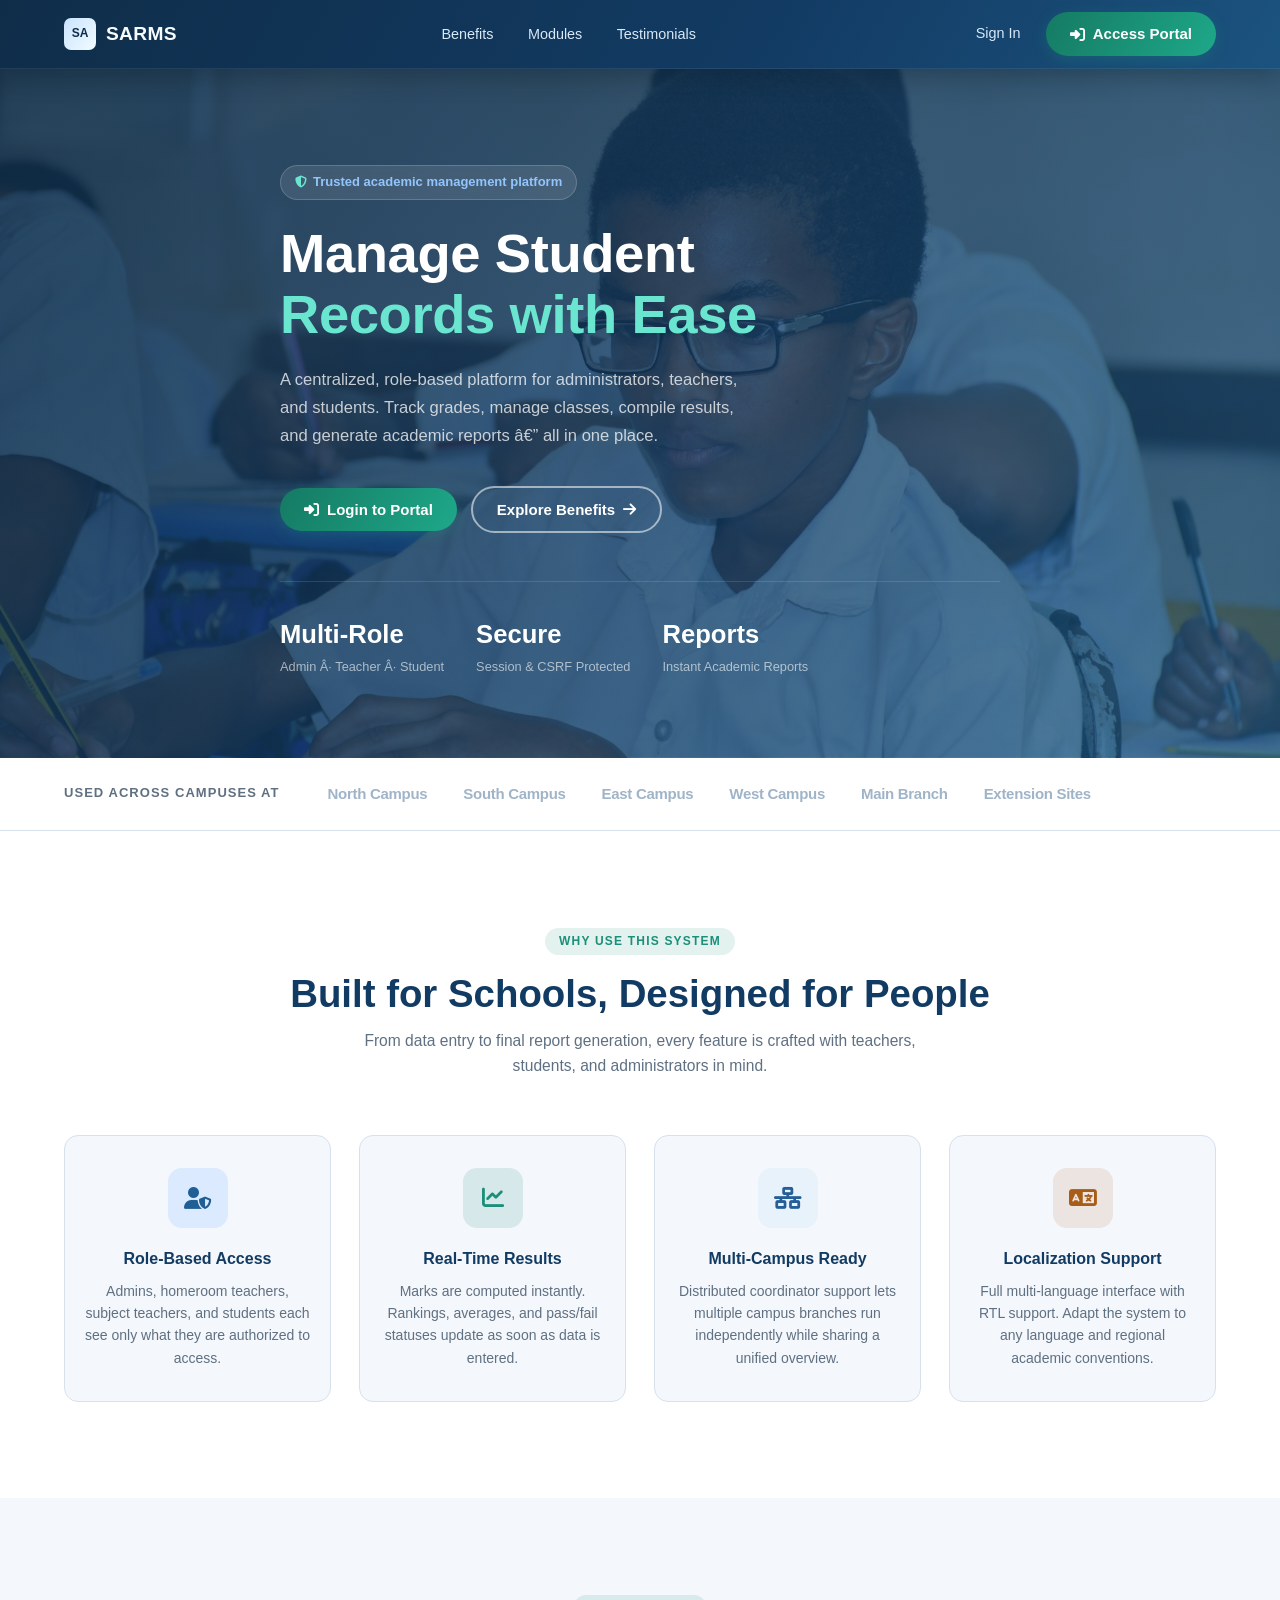
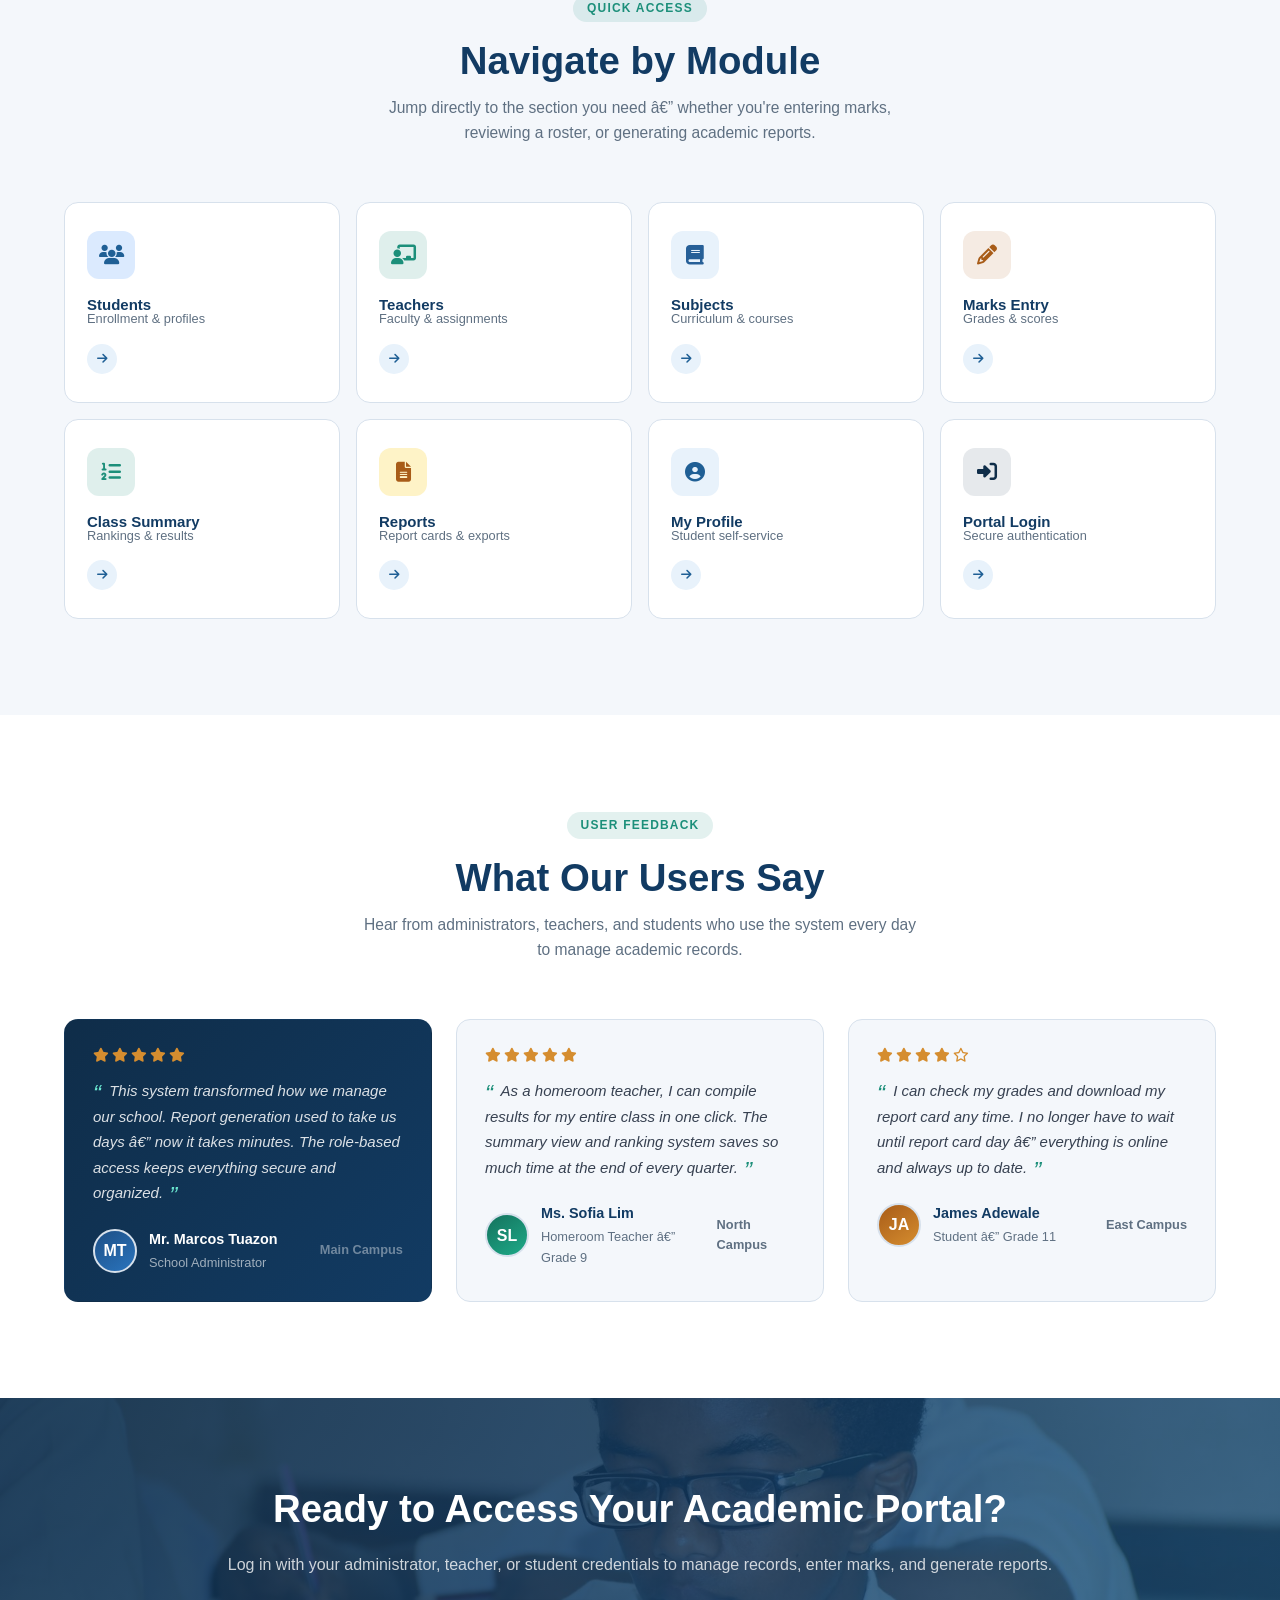
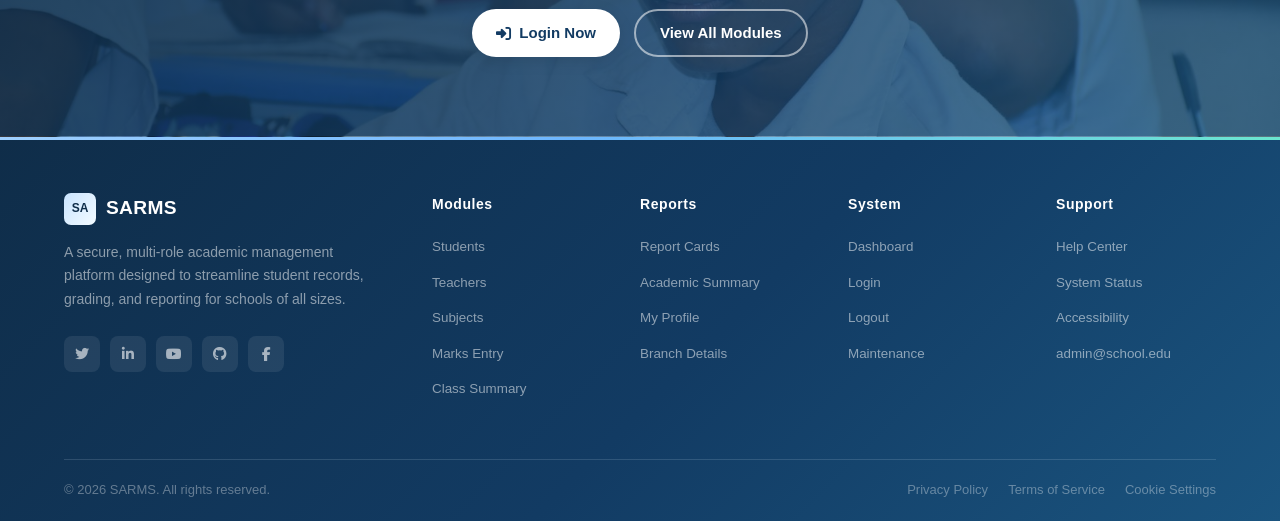
<file: index.html>
﻿<!DOCTYPE html>
<html lang="en">
<head>
  <meta charset="UTF-8" />
  <meta name="viewport" content="width=device-width, initial-scale=1.0" />
  <title>SARMS â€” Academic Portal</title>
  <link rel="stylesheet" href="https://cdnjs.cloudflare.com/ajax/libs/font-awesome/6.5.0/css/all.min.css" />
  <style>
    /* =============================================
       RESET & BASE â€” matches student-record-system
    ============================================= */
    *, *::before, *::after { box-sizing: border-box; margin: 0; padding: 0; }
    html { scroll-behavior: smooth; }
    body {
      font-family: "Segoe UI", Tahoma, Geneva, Verdana, sans-serif;
      background:
        radial-gradient(circle at 12% 12%, rgba(31, 95, 149, 0.16), transparent 35%),
        radial-gradient(circle at 88% 20%, rgba(28, 143, 122, 0.15), transparent 35%),
        linear-gradient(160deg, #ecf2f8 0%, #dfe8f2 100%);
      background-attachment: fixed;
      color: #1f2f3d;
      line-height: 1.6;
      overflow-x: hidden;
    }

    /* =============================================
       COLOR TOKENS â€” student-record-system palette
    ============================================= */
    :root {
      --navy:        #0f2d49;
      --primary:     #123b63;
      --primary-2:   #1f5f95;
      --accent:      #1c8f7a;
      --accent-2:    #1eaa88;
      --surface:     #ffffff;
      --surface-muted: #f4f7fb;
      --border:      #d7e1ec;
      --text:        #1f2f3d;
      --text-muted:  #5f7082;
      --bg-start:    #ecf2f8;
      --bg-end:      #dfe8f2;
      --shadow-soft:   0 10px 30px rgba(16, 40, 66, 0.08);
      --shadow-strong: 0 16px 40px rgba(16, 40, 66, 0.16);
      --radius-sm:  8px;
      --radius-md:  14px;
      --radius-lg:  20px;
      --transition: .25s cubic-bezier(.4,0,.2,1);
    }

    /* =============================================
       UTILITIES
    ============================================= */
    .container { max-width: 1200px; margin: 0 auto; padding: 0 24px; }
    .section-label {
      display: inline-block;
      font-size: .75rem;
      font-weight: 700;
      letter-spacing: .1em;
      text-transform: uppercase;
      color: var(--accent);
      background: rgba(28, 143, 122, 0.12);
      padding: 4px 14px;
      border-radius: 999px;
      margin-bottom: 16px;
    }
    .section-title {
      font-size: clamp(1.75rem, 3vw, 2.4rem);
      font-weight: 800;
      color: var(--primary);
      line-height: 1.2;
      margin-bottom: 12px;
    }
    .section-sub {
      font-size: .975rem;
      color: var(--text-muted);
      max-width: 560px;
      margin-bottom: 40px;
    }

    /* Buttons â€” pill style matching style.css */
    .btn {
      display: inline-flex;
      align-items: center;
      gap: 8px;
      padding: 0.6rem 1.5rem;
      border-radius: 999px;
      font-size: .9375rem;
      font-weight: 600;
      cursor: pointer;
      border: none;
      text-decoration: none;
      transition: transform var(--transition), box-shadow var(--transition), opacity var(--transition);
    }
    .btn:hover { transform: translateY(-2px); }
    .btn-primary {
      background: linear-gradient(120deg, #1a4f80 0%, #1f659d 100%);
      color: #fff;
      box-shadow: 0 4px 14px rgba(18, 59, 99, 0.30);
    }
    .btn-primary:hover { box-shadow: 0 8px 22px rgba(18, 59, 99, 0.42); }
    .btn-accent {
      background: linear-gradient(120deg, #157a63 0%, #1ea889 100%);
      color: #fff;
      box-shadow: 0 4px 14px rgba(28, 143, 122, 0.28);
    }
    .btn-accent:hover { box-shadow: 0 8px 22px rgba(28, 143, 122, 0.42); }
    .btn-outline-white {
      background: transparent;
      color: #fff;
      border: 2px solid rgba(255,255,255,.55);
    }
    .btn-outline-white:hover { background: rgba(255,255,255,.12); border-color: #fff; }
    .btn-secondary {
      background: linear-gradient(120deg, #4e6278 0%, #6a8099 100%);
      color: #fff;
    }
    .btn-white {
      background: var(--surface);
      color: var(--primary);
      box-shadow: 0 4px 16px rgba(0,0,0,.10);
    }
    .btn-white:hover { background: #eef5ff; }

    /* =============================================
       TOP NAVIGATION â€” matches .navbar in style.css
    ============================================= */
    header {
      position: sticky;
      top: 0;
      z-index: 1000;
      background: linear-gradient(120deg, #0f2d49 0%, #123b63 60%, #1b537f 100%);
      box-shadow: 0 8px 24px rgba(8, 24, 38, 0.32);
      border-bottom: 1px solid rgba(255, 255, 255, 0.08);
    }
    nav {
      display: flex;
      align-items: center;
      justify-content: space-between;
      height: 68px;
    }
    .nav-logo {
      display: flex;
      align-items: center;
      gap: 10px;
      text-decoration: none;
    }
    .nav-logo .logo-icon {
      width: 32px; height: 32px;
      background: linear-gradient(130deg, #c9e4ff 0%, #f3fbff 100%);
      border-radius: 7px;
      display: flex;
      align-items: center;
      justify-content: center;
      color: #0f2d49;
      font-weight: 800;
      font-size: .75rem;
    }
    .nav-logo .logo-text {
      font-size: 1.2rem;
      font-weight: 700;
      color: #f6fbff;
      letter-spacing: .3px;
    }
    .nav-links {
      display: flex;
      align-items: center;
      gap: 4px;
      list-style: none;
    }
    .nav-links a {
      padding: .45rem .95rem;
      border-radius: 999px;
      font-size: .9rem;
      font-weight: 500;
      color: #d9e9f8;
      text-decoration: none;
      transition: background var(--transition), color var(--transition);
    }
    .nav-links a:hover { background: rgba(255,255,255,.14); color: #fff; }
    .nav-actions { display: flex; align-items: center; gap: 10px; }
    .nav-actions .signin {
      font-size: .9rem;
      font-weight: 500;
      color: #d9e9f8;
      text-decoration: none;
      padding: .45rem .95rem;
      border-radius: 999px;
      transition: background var(--transition);
    }
    .nav-actions .signin:hover { background: rgba(255,255,255,.14); color: #fff; }
    .hamburger { display: none; background: none; border: none; cursor: pointer; padding: 8px; }
    .hamburger span {
      display: block; width: 22px; height: 2px;
      background: #d9e9f8; border-radius: 2px; margin: 5px 0;
      transition: var(--transition);
    }

    /* =============================================
       HERO SECTION
    ============================================= */
    .hero {
      background-color: #0f2d49;
      background-image:
        linear-gradient(120deg, rgba(15, 45, 73, 0.88) 0%, rgba(18, 59, 99, 0.78) 55%, rgba(27, 83, 127, 0.72) 100%),
        url("assets/images/classroom-hero-banner.jpg");
      background-size: cover;
      background-position: center;
      background-repeat: no-repeat;
      position: relative;
      overflow: hidden;
      padding: 96px 0 80px;
    }
    .hero-inner {
      display: grid;
      grid-template-columns: 1fr;
      align-items: center;
      gap: 0;
      max-width: 720px;
      margin: 0 auto;
      position: relative;
      z-index: 1;
    }
    .hero-badge {
      display: inline-flex;
      align-items: center;
      gap: 6px;
      background: rgba(255,255,255,.1);
      backdrop-filter: blur(6px);
      border: 1px solid rgba(255,255,255,.18);
      border-radius: 999px;
      padding: 6px 14px;
      font-size: .8125rem;
      font-weight: 600;
      color: #93c5fd;
      margin-bottom: 24px;
    }
    .hero-badge i { font-size: .75rem; color: #6ae6d0; }
    .hero h1 {
      font-size: clamp(2.2rem, 4.5vw, 3.4rem);
      font-weight: 800;
      color: #fff;
      line-height: 1.12;
      margin-bottom: 20px;
      letter-spacing: -.4px;
    }
    .hero h1 span { color: #6ae6d0; }
    .hero p {
      font-size: 1.0375rem;
      color: rgba(255,255,255,.75);
      max-width: 480px;
      margin-bottom: 36px;
      line-height: 1.7;
    }
    .hero-actions { display: flex; align-items: center; gap: 14px; flex-wrap: wrap; }
    .hero-stats {
      display: flex;
      gap: 32px;
      margin-top: 48px;
      padding-top: 32px;
      border-top: 1px solid rgba(255,255,255,.12);
    }
    .hero-stat-val {
      font-size: 1.6rem;
      font-weight: 800;
      color: #fff;
    }
    .hero-stat-lbl {
      font-size: .8rem;
      color: rgba(255,255,255,.6);
      margin-top: 2px;
    }

    /* =============================================
       TRUST BAR
    ============================================= */
    .trust-bar {
      background: var(--surface);
      border-bottom: 1px solid var(--border);
      padding: 24px 0;
    }
    .trust-inner {
      display: flex;
      align-items: center;
      gap: 48px;
      flex-wrap: wrap;
    }
    .trust-label {
      font-size: .8125rem;
      font-weight: 600;
      color: var(--text-muted);
      letter-spacing: .08em;
      text-transform: uppercase;
      white-space: nowrap;
    }
    .trust-logos {
      display: flex;
      align-items: center;
      gap: 36px;
      flex-wrap: wrap;
      flex: 1;
    }
    .trust-logo {
      font-size: .9375rem;
      font-weight: 700;
      color: #a0b4c8;
      letter-spacing: -.3px;
      transition: color var(--transition);
    }
    .trust-logo:hover { color: var(--primary); }

    .section-header { text-align: center; margin-bottom: 56px; }
    .section-header .section-sub { margin: 0 auto; }

    /* =============================================
       BENEFITS
    ============================================= */
    .benefits { padding: 96px 0; background: var(--surface); }
    .benefits-grid {
      display: grid;
      grid-template-columns: repeat(4, 1fr);
      gap: 28px;
      margin-top: 16px;
    }
    .benefit-item {
      text-align: center;
      padding: 32px 20px;
      border-radius: var(--radius-md);
      border: 1px solid var(--border);
      background: var(--surface-muted);
      transition: transform var(--transition), box-shadow var(--transition), border-color var(--transition);
    }
    .benefit-item:hover {
      transform: translateY(-4px);
      box-shadow: var(--shadow-soft);
      border-color: #b6d0ea;
    }
    .benefit-icon {
      width: 60px; height: 60px;
      margin: 0 auto 18px;
      border-radius: var(--radius-md);
      display: flex;
      align-items: center;
      justify-content: center;
      font-size: 1.375rem;
    }
    .icon-blue   { background: #dbeafe; color: var(--primary-2); }
    .icon-green  { background: rgba(28,143,122,.14); color: var(--accent); }
    .icon-purple { background: #e8f2fb; color: #265f97; }
    .icon-orange { background: rgba(168,92,24,.12); color: #a85c18; }
    .benefit-title {
      font-size: 1rem;
      font-weight: 700;
      color: var(--primary);
      margin-bottom: 8px;
    }
    .benefit-text {
      font-size: .875rem;
      color: var(--text-muted);
      line-height: 1.6;
    }

    /* =============================================
       CATEGORIES
    ============================================= */
    .categories { padding: 96px 0; background: var(--surface-muted); }
    .categories-grid {
      display: grid;
      grid-template-columns: repeat(4, 1fr);
      gap: 16px;
    }
    .cat-card {
      background: var(--surface);
      border: 1px solid var(--border);
      border-radius: var(--radius-md);
      padding: 28px 22px;
      cursor: pointer;
      transition: transform var(--transition), box-shadow var(--transition),
                  border-color var(--transition), background var(--transition);
      display: flex;
      flex-direction: column;
      align-items: flex-start;
      gap: 14px;
    }
    .cat-card:hover {
      transform: translateY(-5px);
      box-shadow: var(--shadow-soft);
      border-color: #b6d0ea;
      background: #f0f6fc;
    }
    .cat-icon {
      width: 48px; height: 48px;
      border-radius: 12px;
      display: flex;
      align-items: center;
      justify-content: center;
      font-size: 1.25rem;
    }
    .cat-title {
      font-size: .9375rem;
      font-weight: 700;
      color: var(--primary);
    }
    .cat-count {
      font-size: .8rem;
      color: var(--text-muted);
      margin-top: -8px;
    }
    .cat-arrow {
      margin-top: auto;
      width: 30px; height: 30px;
      border-radius: 50%;
      background: #e8f2fb;
      display: flex;
      align-items: center;
      justify-content: center;
      font-size: .75rem;
      color: var(--primary-2);
      transition: background var(--transition), color var(--transition), transform var(--transition);
    }
    .cat-card:hover .cat-arrow {
      background: var(--accent);
      color: #fff;
      transform: translateX(4px);
    }

    /* =============================================
       TESTIMONIALS
    ============================================= */
    .testimonials { padding: 96px 0; background: var(--surface); }
    .testimonials-grid {
      display: grid;
      grid-template-columns: repeat(3, 1fr);
      gap: 24px;
    }
    .testimonial-card {
      background: var(--surface-muted);
      border: 1px solid var(--border);
      border-radius: var(--radius-md);
      padding: 28px;
      transition: transform var(--transition), box-shadow var(--transition);
    }
    .testimonial-card:hover {
      transform: translateY(-4px);
      box-shadow: var(--shadow-soft);
    }
    .testimonial-stars {
      display: flex;
      gap: 3px;
      margin-bottom: 16px;
      color: #d58d2f;
      font-size: .875rem;
    }
    .testimonial-text {
      font-size: .9375rem;
      color: #374151;
      line-height: 1.7;
      margin-bottom: 22px;
      font-style: italic;
    }
    .testimonial-text::before { content: '\201C'; font-size: 1.5rem; color: var(--accent); line-height: 0; vertical-align: -6px; margin-right: 4px; }
    .testimonial-text::after  { content: '\201D'; font-size: 1.5rem; color: var(--accent); line-height: 0; vertical-align: -6px; margin-left: 2px; }
    .testimonial-author {
      display: flex;
      align-items: center;
      gap: 12px;
    }
    .author-avatar {
      width: 44px; height: 44px;
      border-radius: 50%;
      border: 2px solid var(--border);
      overflow: hidden;
      background: var(--primary-2);
      display: flex;
      align-items: center;
      justify-content: center;
      font-size: 1rem;
      font-weight: 700;
      color: #fff;
      flex-shrink: 0;
    }
    .author-name { font-size: .9rem; font-weight: 700; color: var(--primary); }
    .author-role { font-size: .8rem; color: var(--text-muted); margin-top: 2px; }
    .author-company {
      margin-left: auto;
      font-size: .8rem;
      font-weight: 600;
      color: var(--text-muted);
    }
    .testimonial-card.featured {
      background: linear-gradient(135deg, #0f2d49 0%, #123b63 100%);
      border-color: transparent;
    }
    .testimonial-card.featured .testimonial-text { color: rgba(255,255,255,.85); }
    .testimonial-card.featured .testimonial-text::before,
    .testimonial-card.featured .testimonial-text::after { color: #6ae6d0; }
    .testimonial-card.featured .testimonial-stars { color: #d58d2f; }
    .testimonial-card.featured .author-name { color: #fff; }
    .testimonial-card.featured .author-role { color: rgba(255,255,255,.6); }
    .testimonial-card.featured .author-company { color: rgba(255,255,255,.4); }

    /* =============================================
       CTA BANNER
    ============================================= */
    .cta-banner {
      padding: 80px 0;
      background-color: #0f2d49;
      background-image:
        linear-gradient(120deg, rgba(15, 45, 73, 0.9) 0%, rgba(18, 59, 99, 0.82) 55%, rgba(27, 83, 127, 0.76) 100%),
        url("assets/images/classroom-hero-banner.jpg");
      background-size: cover;
      background-position: center;
      background-repeat: no-repeat;
      position: relative;
      overflow: hidden;
    }
    .cta-inner {
      text-align: center;
      position: relative;
      z-index: 1;
    }
    .cta-inner h2 {
      font-size: clamp(1.75rem, 3vw, 2.4rem);
      font-weight: 800;
      color: #fff;
      margin-bottom: 12px;
    }
    .cta-inner p {
      color: rgba(255,255,255,.78);
      font-size: 1rem;
      margin-bottom: 32px;
    }
    .cta-actions { display: flex; justify-content: center; gap: 14px; flex-wrap: wrap; }

    /* =============================================
       FOOTER â€” matches .footer in style.css
    ============================================= */
    footer {
      background: linear-gradient(135deg, #0f2d49 0%, #123b63 55%, #1a547f 100%);
      color: #dce7f3;
      padding: 56px 0 0;
      position: relative;
    }
    footer::before {
      content: "";
      position: absolute;
      top: 0; left: 0; right: 0;
      height: 3px;
      background: linear-gradient(90deg, #9fd0ff 0%, #6cb6ff 45%, #6ae6d0 100%);
    }
    .footer-grid {
      display: grid;
      grid-template-columns: 2fr 1fr 1fr 1fr 1fr;
      gap: 48px;
      padding-bottom: 48px;
      border-bottom: 1px solid rgba(214,231,247,.15);
    }
    .footer-brand .logo-text { color: #fff; }
    .footer-brand p {
      font-size: .875rem;
      line-height: 1.7;
      margin: 16px 0 24px;
      color: rgba(255,255,255,.52);
    }
    .footer-socials { display: flex; gap: 10px; }
    .social-btn {
      width: 36px; height: 36px;
      border-radius: 8px;
      background: rgba(255,255,255,.08);
      display: flex;
      align-items: center;
      justify-content: center;
      color: rgba(255,255,255,.6);
      font-size: .875rem;
      text-decoration: none;
      transition: background var(--transition), color var(--transition), transform var(--transition);
    }
    .social-btn:hover {
      background: var(--accent);
      color: #fff;
      transform: translateY(-3px);
    }
    .footer-col h4 {
      font-size: .875rem;
      font-weight: 700;
      color: #fff;
      margin-bottom: 18px;
      letter-spacing: .04em;
    }
    .footer-col ul { list-style: none; }
    .footer-col ul li { margin-bottom: 10px; }
    .footer-col ul li a {
      font-size: .8375rem;
      color: rgba(255,255,255,.52);
      text-decoration: none;
      transition: color var(--transition);
    }
    .footer-col ul li a:hover { color: #fff; }
    .footer-bottom {
      padding: 20px 0;
      display: flex;
      align-items: center;
      justify-content: space-between;
      flex-wrap: wrap;
      gap: 12px;
    }
    .footer-bottom p { font-size: .8125rem; color: rgba(255,255,255,.35); }
    .footer-bottom-links { display: flex; gap: 20px; }
    .footer-bottom-links a {
      font-size: .8125rem;
      color: rgba(255,255,255,.35);
      text-decoration: none;
      transition: color var(--transition);
    }
    .footer-bottom-links a:hover { color: rgba(255,255,255,.7); }

    /* =============================================
       RESPONSIVE
    ============================================= */
    @media (max-width: 1024px) {
      .benefits-grid { grid-template-columns: repeat(2, 1fr); }
      .categories-grid { grid-template-columns: repeat(2, 1fr); }
      .testimonials-grid { grid-template-columns: repeat(2, 1fr); }
      .footer-grid { grid-template-columns: 1fr 1fr 1fr; }
      .footer-brand { grid-column: 1 / -1; }
    }
    @media (max-width: 768px) {
      .nav-links { display: none; }
      .hamburger { display: block; }
      .testimonials-grid { grid-template-columns: 1fr; }
      .benefits-grid,
      .categories-grid { grid-template-columns: repeat(2, 1fr); }
      .footer-grid { grid-template-columns: 1fr 1fr; }
      .trust-inner { justify-content: center; }
    }
    @media (max-width: 480px) {
      .benefits-grid,
      .categories-grid { grid-template-columns: 1fr; }
      .footer-grid { grid-template-columns: 1fr; }
    }
  </style>
</head>
<body>

<!-- =============================================
     TOP NAVIGATION
============================================= -->
<header>
  <nav class="container">
    <a href="#" class="nav-logo">
      <div class="logo-icon">SA</div>
      <span class="logo-text">SARMS</span>
    </a>
    <ul class="nav-links">
      <li><a href="#benefits">Benefits</a></li>
      <li><a href="#categories">Modules</a></li>
      <li><a href="#testimonials">Testimonials</a></li>
    </ul>
    <div class="nav-actions">
      <a href="sign-in.html" class="signin">Sign In</a>
      <a href="sign-in.html" class="btn btn-accent">
        <i class="fas fa-sign-in-alt"></i> Access Portal
      </a>
    </div>
    <button class="hamburger" aria-label="Menu">
      <span></span><span></span><span></span>
    </button>
  </nav>
</header>

<!-- =============================================
     HERO SECTION
============================================= -->
<section class="hero">
  <div class="container">
    <div class="hero-inner">
      <!-- Left: Copy -->
      <div class="hero-content">
        <div class="hero-badge">
          <i class="fas fa-shield-alt"></i>
          Trusted academic management platform
        </div>
        <h1>Manage Student<br /><span>Records with Ease</span></h1>
        <p>
          A centralized, role-based platform for administrators, teachers, and
          students. Track grades, manage classes, compile results, and generate
          academic reports â€” all in one place.
        </p>
        <div class="hero-actions">
          <a href="sign-in.html" class="btn btn-accent">
            <i class="fas fa-sign-in-alt"></i> Login to Portal
          </a>
          <a href="#benefits" class="btn btn-outline-white">
            Explore Benefits <i class="fas fa-arrow-right"></i>
          </a>
        </div>
        <div class="hero-stats">
          <div>
            <div class="hero-stat-val">Multi-Role</div>
            <div class="hero-stat-lbl">Admin Â· Teacher Â· Student</div>
          </div>
          <div>
            <div class="hero-stat-val">Secure</div>
            <div class="hero-stat-lbl">Session &amp; CSRF Protected</div>
          </div>
          <div>
            <div class="hero-stat-val">Reports</div>
            <div class="hero-stat-lbl">Instant Academic Reports</div>
          </div>
        </div>
      </div>
    </div>
  </div>
</section>

<!-- =============================================
     TRUST BAR
============================================= -->
<div class="trust-bar">
  <div class="container">
    <div class="trust-inner">
      <span class="trust-label">Used across campuses at</span>
      <div class="trust-logos">
        <span class="trust-logo">North Campus</span>
        <span class="trust-logo">South Campus</span>
        <span class="trust-logo">East Campus</span>
        <span class="trust-logo">West Campus</span>
        <span class="trust-logo">Main Branch</span>
        <span class="trust-logo">Extension Sites</span>
      </div>
    </div>
  </div>
</div>

<!-- =============================================
     BENEFITS
============================================= -->
<section class="benefits" id="benefits">
  <div class="container">
    <div class="section-header">
      <div class="section-label">Why Use This System</div>
      <h2 class="section-title">Built for Schools, Designed for People</h2>
      <p class="section-sub">
        From data entry to final report generation, every feature is crafted
        with teachers, students, and administrators in mind.
      </p>
    </div>
    <div class="benefits-grid">
      <div class="benefit-item">
        <div class="benefit-icon icon-blue">
          <i class="fas fa-user-shield"></i>
        </div>
        <div class="benefit-title">Role-Based Access</div>
        <div class="benefit-text">
          Admins, homeroom teachers, subject teachers, and students each see only
          what they are authorized to access.
        </div>
      </div>
      <div class="benefit-item">
        <div class="benefit-icon icon-green">
          <i class="fas fa-chart-line"></i>
        </div>
        <div class="benefit-title">Real-Time Results</div>
        <div class="benefit-text">
          Marks are computed instantly. Rankings, averages, and pass/fail statuses
          update as soon as data is entered.
        </div>
      </div>
      <div class="benefit-item">
        <div class="benefit-icon icon-purple">
          <i class="fas fa-network-wired"></i>
        </div>
        <div class="benefit-title">Multi-Campus Ready</div>
        <div class="benefit-text">
          Distributed coordinator support lets multiple campus branches run
          independently while sharing a unified overview.
        </div>
      </div>
      <div class="benefit-item">
        <div class="benefit-icon icon-orange">
          <i class="fas fa-language"></i>
        </div>
        <div class="benefit-title">Localization Support</div>
        <div class="benefit-text">
          Full multi-language interface with RTL support. Adapt the system to
          any language and regional academic conventions.
        </div>
      </div>
    </div>
  </div>
</section>

<!-- =============================================
     CATEGORIES â€” System Modules
============================================= -->
<section class="categories" id="categories">
  <div class="container">
    <div class="section-header">
      <div class="section-label">Quick Access</div>
      <h2 class="section-title">Navigate by Module</h2>
      <p class="section-sub">
        Jump directly to the section you need â€” whether you're entering marks,
        reviewing a roster, or generating academic reports.
      </p>
    </div>
    <div class="categories-grid">
      <div class="cat-card" onclick="location.href='student-record-system/pages/students.php'">
        <div class="cat-icon icon-blue"><i class="fas fa-users"></i></div>
        <div>
          <div class="cat-title">Students</div>
          <div class="cat-count">Enrollment &amp; profiles</div>
        </div>
        <div class="cat-arrow"><i class="fas fa-arrow-right"></i></div>
      </div>
      <div class="cat-card" onclick="location.href='student-record-system/pages/teachers.php'">
        <div class="cat-icon icon-green"><i class="fas fa-chalkboard-teacher"></i></div>
        <div>
          <div class="cat-title">Teachers</div>
          <div class="cat-count">Faculty &amp; assignments</div>
        </div>
        <div class="cat-arrow"><i class="fas fa-arrow-right"></i></div>
      </div>
      <div class="cat-card" onclick="location.href='student-record-system/pages/subjects.php'">
        <div class="cat-icon icon-purple"><i class="fas fa-book"></i></div>
        <div>
          <div class="cat-title">Subjects</div>
          <div class="cat-count">Curriculum &amp; courses</div>
        </div>
        <div class="cat-arrow"><i class="fas fa-arrow-right"></i></div>
      </div>
      <div class="cat-card" onclick="location.href='student-record-system/pages/marks.php'">
        <div class="cat-icon icon-orange"><i class="fas fa-pencil-alt"></i></div>
        <div>
          <div class="cat-title">Marks Entry</div>
          <div class="cat-count">Grades &amp; scores</div>
        </div>
        <div class="cat-arrow"><i class="fas fa-arrow-right"></i></div>
      </div>
      <div class="cat-card" onclick="location.href='student-record-system/pages/summary.php'">
        <div class="cat-icon" style="background:rgba(28,143,122,.14);color:#1c8f7a;"><i class="fas fa-list-ol"></i></div>
        <div>
          <div class="cat-title">Class Summary</div>
          <div class="cat-count">Rankings &amp; results</div>
        </div>
        <div class="cat-arrow"><i class="fas fa-arrow-right"></i></div>
      </div>
      <div class="cat-card" onclick="location.href='student-record-system/pages/report.php'">
        <div class="cat-icon" style="background:#fef3c7;color:#a85c18;"><i class="fas fa-file-alt"></i></div>
        <div>
          <div class="cat-title">Reports</div>
          <div class="cat-count">Report cards &amp; exports</div>
        </div>
        <div class="cat-arrow"><i class="fas fa-arrow-right"></i></div>
      </div>
      <div class="cat-card" onclick="location.href='student-record-system/pages/profile.php'">
        <div class="cat-icon" style="background:#e8f2fb;color:#1f5f95;"><i class="fas fa-user-circle"></i></div>
        <div>
          <div class="cat-title">My Profile</div>
          <div class="cat-count">Student self-service</div>
        </div>
        <div class="cat-arrow"><i class="fas fa-arrow-right"></i></div>
      </div>
      <div class="cat-card" onclick="location.href='sign-in.html'">
        <div class="cat-icon" style="background:rgba(15,45,73,.1);color:#0f2d49;"><i class="fas fa-sign-in-alt"></i></div>
        <div>
          <div class="cat-title">Portal Login</div>
          <div class="cat-count">Secure authentication</div>
        </div>
        <div class="cat-arrow"><i class="fas fa-arrow-right"></i></div>
      </div>
    </div>
  </div>
</section>

<!-- =============================================
     TESTIMONIALS
============================================= -->
<section class="testimonials" id="testimonials">
  <div class="container">
    <div class="section-header">
      <div class="section-label">User Feedback</div>
      <h2 class="section-title">What Our Users Say</h2>
      <p class="section-sub">
        Hear from administrators, teachers, and students who use the
        system every day to manage academic records.
      </p>
    </div>
    <div class="testimonials-grid">

      <!-- Featured card -->
      <div class="testimonial-card featured">
        <div class="testimonial-stars">
          <i class="fas fa-star"></i><i class="fas fa-star"></i>
          <i class="fas fa-star"></i><i class="fas fa-star"></i>
          <i class="fas fa-star"></i>
        </div>
        <p class="testimonial-text">
          This system transformed how we manage our school. Report generation
          used to take us days â€” now it takes minutes. The role-based access
          keeps everything secure and organized.
        </p>
        <div class="testimonial-author">
          <div class="author-avatar" style="background:linear-gradient(145deg,#1d4f86,#2a74bd);">MT</div>
          <div>
            <div class="author-name">Mr. Marcos Tuazon</div>
            <div class="author-role">School Administrator</div>
          </div>
          <div class="author-company">Main Campus</div>
        </div>
      </div>

      <!-- Card 2 -->
      <div class="testimonial-card">
        <div class="testimonial-stars">
          <i class="fas fa-star"></i><i class="fas fa-star"></i>
          <i class="fas fa-star"></i><i class="fas fa-star"></i>
          <i class="fas fa-star"></i>
        </div>
        <p class="testimonial-text">
          As a homeroom teacher, I can compile results for my entire class in
          one click. The summary view and ranking system saves so much time
          at the end of every quarter.
        </p>
        <div class="testimonial-author">
          <div class="author-avatar" style="background:linear-gradient(145deg,#14725d,#1eaa88);">SL</div>
          <div>
            <div class="author-name">Ms. Sofia Lim</div>
            <div class="author-role">Homeroom Teacher â€” Grade 9</div>
          </div>
          <div class="author-company">North Campus</div>
        </div>
      </div>

      <!-- Card 3 -->
      <div class="testimonial-card">
        <div class="testimonial-stars">
          <i class="fas fa-star"></i><i class="fas fa-star"></i>
          <i class="fas fa-star"></i><i class="fas fa-star"></i>
          <i class="far fa-star"></i>
        </div>
        <p class="testimonial-text">
          I can check my grades and download my report card any time. I no
          longer have to wait until report card day â€” everything is online
          and always up to date.
        </p>
        <div class="testimonial-author">
          <div class="author-avatar" style="background:linear-gradient(145deg,#a85c18,#d58d2f);">JA</div>
          <div>
            <div class="author-name">James Adewale</div>
            <div class="author-role">Student â€” Grade 11</div>
          </div>
          <div class="author-company">East Campus</div>
        </div>
      </div>

    </div>
  </div>
</section>

<!-- =============================================
     CTA BANNER
============================================= -->
<section class="cta-banner">
  <div class="container">
    <div class="cta-inner">
      <h2>Ready to Access Your Academic Portal?</h2>
      <p>
        Log in with your administrator, teacher, or student credentials to
        manage records, enter marks, and generate reports.
      </p>
      <div class="cta-actions">
        <a href="sign-in.html" class="btn btn-white">
          <i class="fas fa-sign-in-alt"></i> Login Now
        </a>
        <a href="#categories" class="btn btn-outline-white">
          View All Modules
        </a>
      </div>
    </div>
  </div>
</section>

<!-- =============================================
     FOOTER
============================================= -->
<footer>
  <div class="container">
    <div class="footer-grid">
      <!-- Brand -->
      <div class="footer-brand">
        <a href="#" class="nav-logo">
          <div class="logo-icon" style="background:linear-gradient(130deg,#c9e4ff,#f3fbff);color:#0f2d49;">SA</div>
          <span class="logo-text">SARMS</span>
        </a>
        <p>
          A secure, multi-role academic management platform designed to
          streamline student records, grading, and reporting for schools of all sizes.
        </p>
        <div class="footer-socials">
          <a href="#" class="social-btn"><i class="fab fa-twitter"></i></a>
          <a href="#" class="social-btn"><i class="fab fa-linkedin-in"></i></a>
          <a href="#" class="social-btn"><i class="fab fa-youtube"></i></a>
          <a href="#" class="social-btn"><i class="fab fa-github"></i></a>
          <a href="#" class="social-btn"><i class="fab fa-facebook-f"></i></a>
        </div>
      </div>

      <!-- Modules -->
      <div class="footer-col">
        <h4>Modules</h4>
        <ul>
          <li><a href="student-record-system/pages/students.php">Students</a></li>
          <li><a href="student-record-system/pages/teachers.php">Teachers</a></li>
          <li><a href="student-record-system/pages/subjects.php">Subjects</a></li>
          <li><a href="student-record-system/pages/marks.php">Marks Entry</a></li>
          <li><a href="student-record-system/pages/summary.php">Class Summary</a></li>
        </ul>
      </div>

      <!-- Reports -->
      <div class="footer-col">
        <h4>Reports</h4>
        <ul>
          <li><a href="student-record-system/pages/report.php">Report Cards</a></li>
          <li><a href="student-record-system/pages/summary.php">Academic Summary</a></li>
          <li><a href="student-record-system/pages/profile.php">My Profile</a></li>
          <li><a href="student-record-system/pages/branch_details.php">Branch Details</a></li>
        </ul>
      </div>

      <!-- System -->
      <div class="footer-col">
        <h4>System</h4>
        <ul>
          <li><a href="student-record-system/index.php">Dashboard</a></li>
          <li><a href="sign-in.html">Login</a></li>
          <li><a href="student-record-system/auth/logout.php">Logout</a></li>
          <li><a href="student-record-system/maintenance.php">Maintenance</a></li>
        </ul>
      </div>

      <!-- Support -->
      <div class="footer-col">
        <h4>Support</h4>
        <ul>
          <li><a href="#">Help Center</a></li>
          <li><a href="#">System Status</a></li>
          <li><a href="#">Accessibility</a></li>
          <li><a href="#">admin@school.edu</a></li>
        </ul>
      </div>
    </div>

    <div class="footer-bottom">
      <p>&copy; 2026 SARMS. All rights reserved.</p>
      <div class="footer-bottom-links">
        <a href="#">Privacy Policy</a>
        <a href="#">Terms of Service</a>
        <a href="#">Cookie Settings</a>
      </div>
    </div>
  </div>
</footer>

<script>
  (function () {
    var p = new URLSearchParams(window.location.search);
    if (p.has('login_error') || p.get('logged_out') === '1' || p.get('timeout') === '1' || p.get('auth_required') === '1') {
      window.location.replace('sign-in.html' + window.location.search);
    }
  })();

  // Mobile menu toggle
  const hamburger = document.querySelector('.hamburger');
  const navLinks  = document.querySelector('.nav-links');
  hamburger.addEventListener('click', () => {
    const open = navLinks.style.display === 'flex';
    navLinks.style.cssText = open
      ? ''
      : 'display:flex;flex-direction:column;position:absolute;top:68px;left:0;right:0;background:#123b63;padding:16px 24px;border-bottom:1px solid rgba(255,255,255,.1);box-shadow:0 8px 24px rgba(8,24,38,.32);gap:2px;z-index:999;';
  });

  // Close mobile menu when a nav link is clicked
  navLinks.querySelectorAll('a').forEach(a => {
    a.addEventListener('click', () => { navLinks.style.cssText = ''; });
  });

  // Smooth scroll offset for sticky header
  document.querySelectorAll('a[href^="#"]').forEach(anchor => {
    anchor.addEventListener('click', function(e) {
      const target = document.querySelector(this.getAttribute('href'));
      if (target) {
        e.preventDefault();
        const offset = 80;
        const top = target.getBoundingClientRect().top + window.scrollY - offset;
        window.scrollTo({ top, behavior: 'smooth' });
      }
    });
  });
</script>

</body>
</html>
</file>
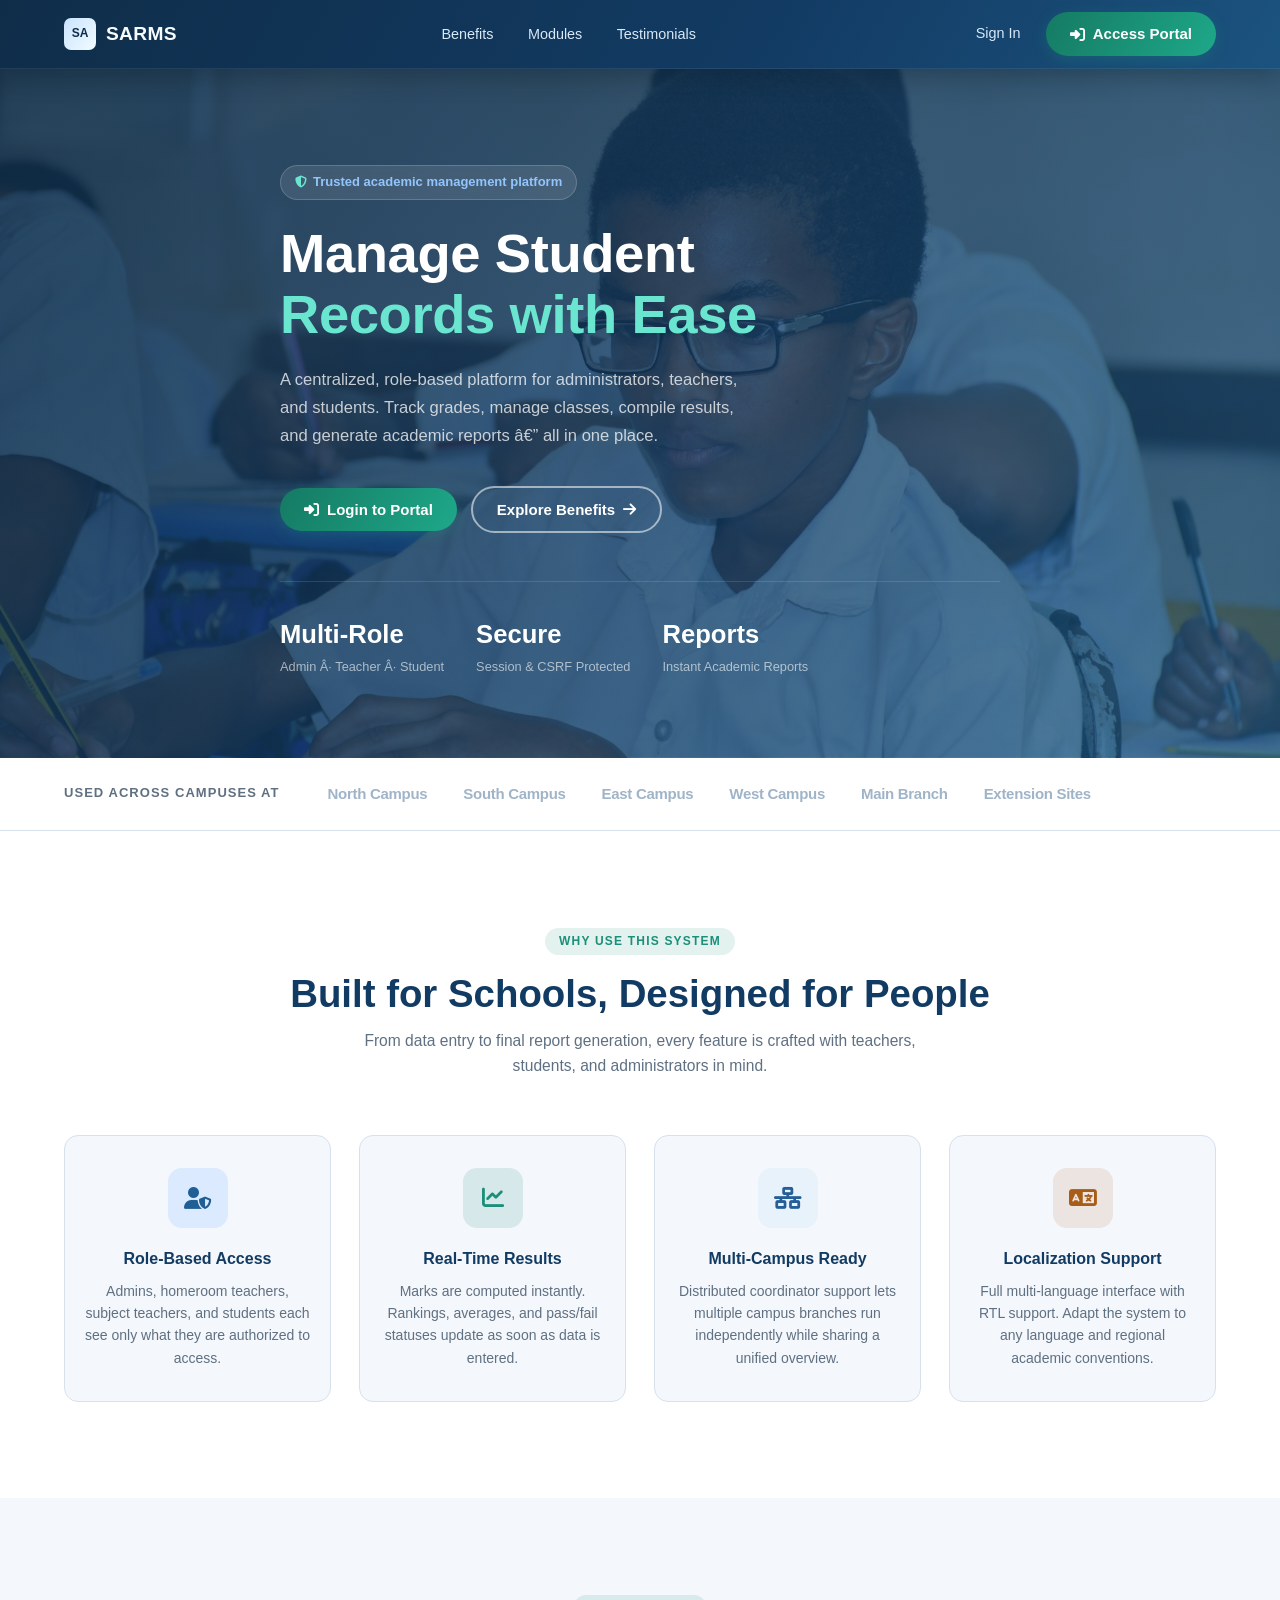
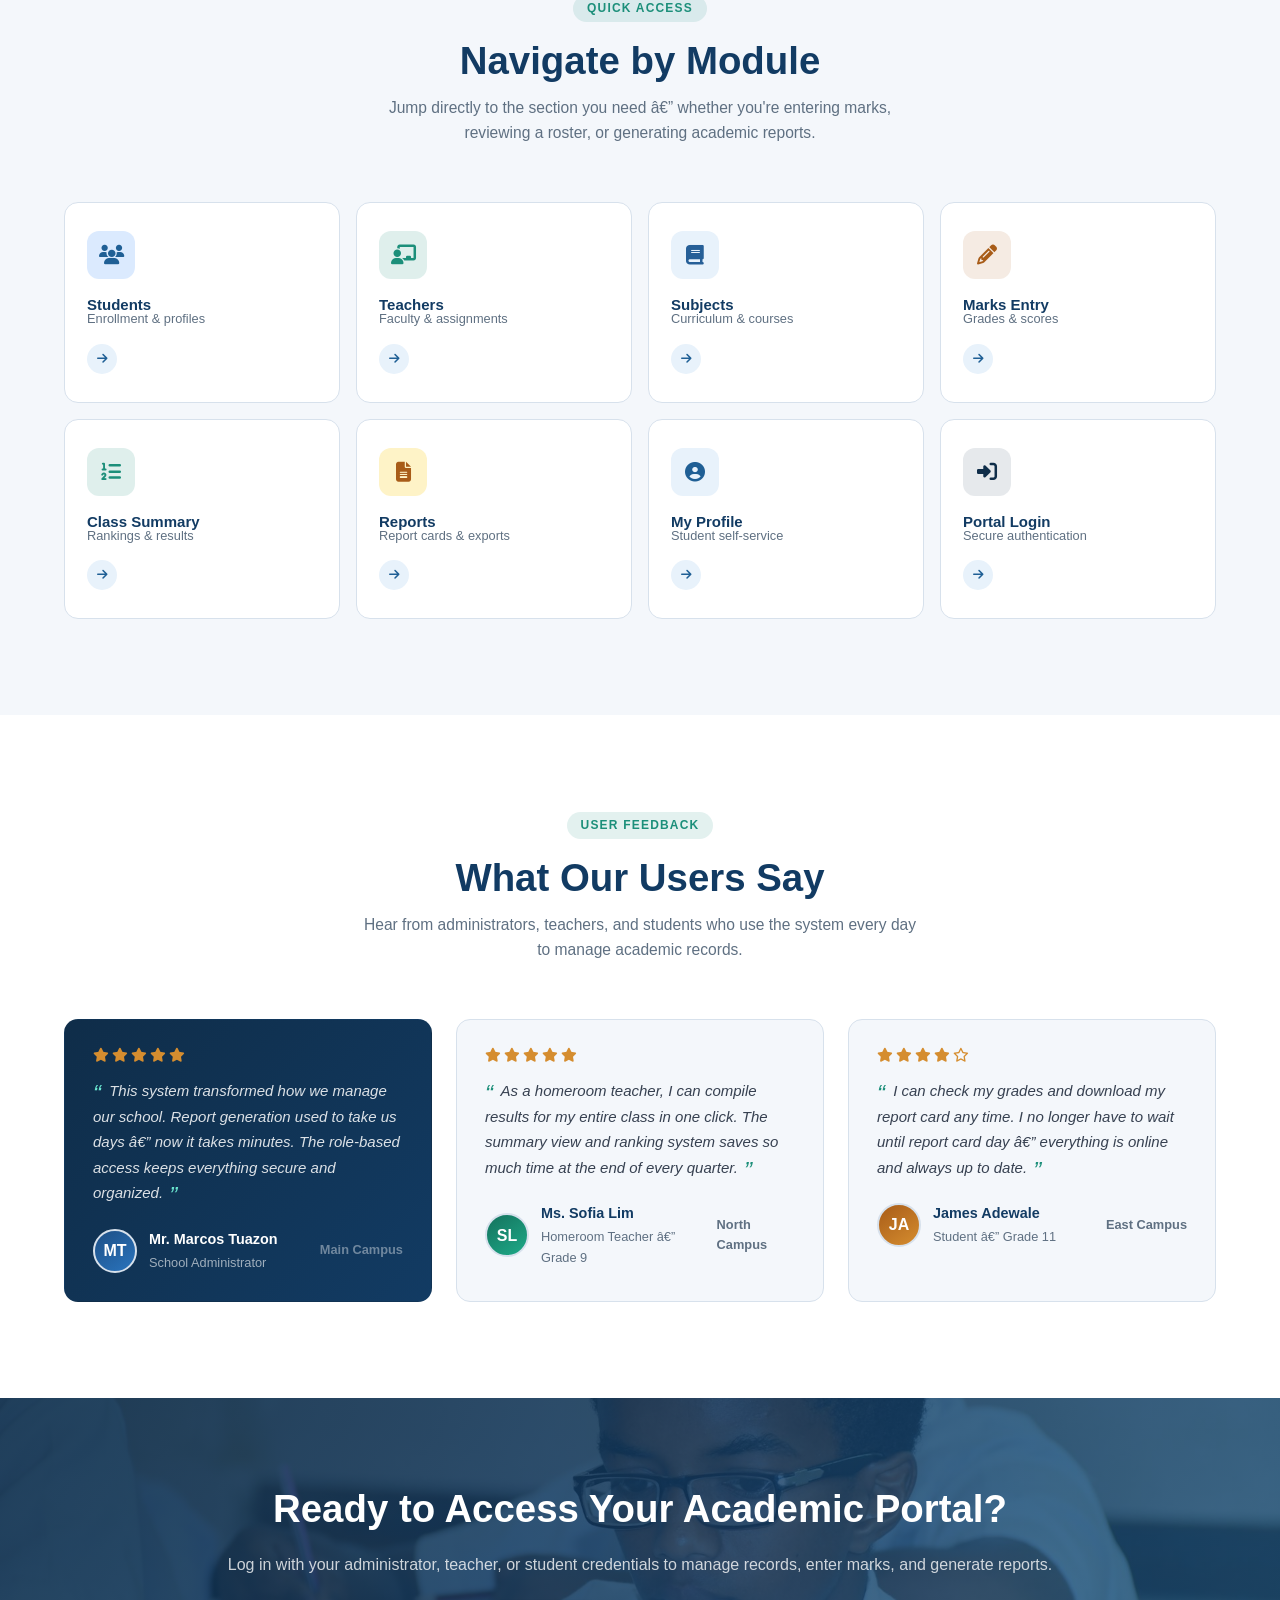
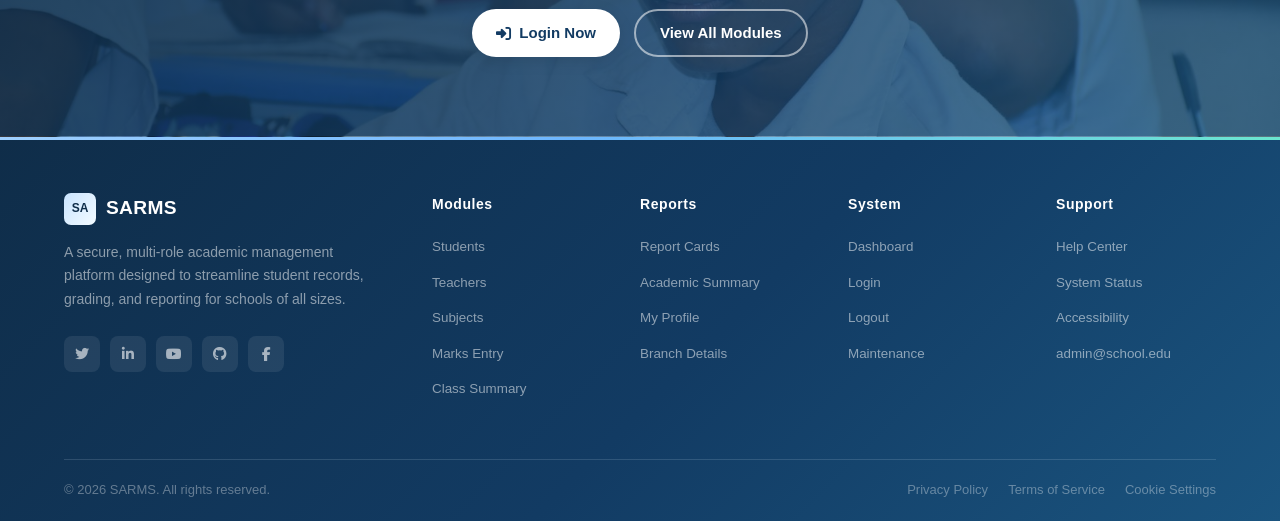
<file: frontend/index.html>
﻿<!DOCTYPE html>
<html lang="en">
<head>
  <meta charset="UTF-8" />
  <meta name="viewport" content="width=device-width, initial-scale=1.0" />
  <title>SARMS â€” Academic Portal</title>
  <link rel="stylesheet" href="https://cdnjs.cloudflare.com/ajax/libs/font-awesome/6.5.0/css/all.min.css" />
  <style>
    /* =============================================
       RESET & BASE â€” matches student-record-system
    ============================================= */
    *, *::before, *::after { box-sizing: border-box; margin: 0; padding: 0; }
    html { scroll-behavior: smooth; }
    body {
      font-family: "Segoe UI", Tahoma, Geneva, Verdana, sans-serif;
      background:
        radial-gradient(circle at 12% 12%, rgba(31, 95, 149, 0.16), transparent 35%),
        radial-gradient(circle at 88% 20%, rgba(28, 143, 122, 0.15), transparent 35%),
        linear-gradient(160deg, #ecf2f8 0%, #dfe8f2 100%);
      background-attachment: fixed;
      color: #1f2f3d;
      line-height: 1.6;
      overflow-x: hidden;
    }

    /* =============================================
       COLOR TOKENS â€” student-record-system palette
    ============================================= */
    :root {
      --navy:        #0f2d49;
      --primary:     #123b63;
      --primary-2:   #1f5f95;
      --accent:      #1c8f7a;
      --accent-2:    #1eaa88;
      --surface:     #ffffff;
      --surface-muted: #f4f7fb;
      --border:      #d7e1ec;
      --text:        #1f2f3d;
      --text-muted:  #5f7082;
      --bg-start:    #ecf2f8;
      --bg-end:      #dfe8f2;
      --shadow-soft:   0 10px 30px rgba(16, 40, 66, 0.08);
      --shadow-strong: 0 16px 40px rgba(16, 40, 66, 0.16);
      --radius-sm:  8px;
      --radius-md:  14px;
      --radius-lg:  20px;
      --transition: .25s cubic-bezier(.4,0,.2,1);
    }

    /* =============================================
       UTILITIES
    ============================================= */
    .container { max-width: 1200px; margin: 0 auto; padding: 0 24px; }
    .section-label {
      display: inline-block;
      font-size: .75rem;
      font-weight: 700;
      letter-spacing: .1em;
      text-transform: uppercase;
      color: var(--accent);
      background: rgba(28, 143, 122, 0.12);
      padding: 4px 14px;
      border-radius: 999px;
      margin-bottom: 16px;
    }
    .section-title {
      font-size: clamp(1.75rem, 3vw, 2.4rem);
      font-weight: 800;
      color: var(--primary);
      line-height: 1.2;
      margin-bottom: 12px;
    }
    .section-sub {
      font-size: .975rem;
      color: var(--text-muted);
      max-width: 560px;
      margin-bottom: 40px;
    }

    /* Buttons â€” pill style matching style.css */
    .btn {
      display: inline-flex;
      align-items: center;
      gap: 8px;
      padding: 0.6rem 1.5rem;
      border-radius: 999px;
      font-size: .9375rem;
      font-weight: 600;
      cursor: pointer;
      border: none;
      text-decoration: none;
      transition: transform var(--transition), box-shadow var(--transition), opacity var(--transition);
    }
    .btn:hover { transform: translateY(-2px); }
    .btn-primary {
      background: linear-gradient(120deg, #1a4f80 0%, #1f659d 100%);
      color: #fff;
      box-shadow: 0 4px 14px rgba(18, 59, 99, 0.30);
    }
    .btn-primary:hover { box-shadow: 0 8px 22px rgba(18, 59, 99, 0.42); }
    .btn-accent {
      background: linear-gradient(120deg, #157a63 0%, #1ea889 100%);
      color: #fff;
      box-shadow: 0 4px 14px rgba(28, 143, 122, 0.28);
    }
    .btn-accent:hover { box-shadow: 0 8px 22px rgba(28, 143, 122, 0.42); }
    .btn-outline-white {
      background: transparent;
      color: #fff;
      border: 2px solid rgba(255,255,255,.55);
    }
    .btn-outline-white:hover { background: rgba(255,255,255,.12); border-color: #fff; }
    .btn-secondary {
      background: linear-gradient(120deg, #4e6278 0%, #6a8099 100%);
      color: #fff;
    }
    .btn-white {
      background: var(--surface);
      color: var(--primary);
      box-shadow: 0 4px 16px rgba(0,0,0,.10);
    }
    .btn-white:hover { background: #eef5ff; }

    /* =============================================
       TOP NAVIGATION â€” matches .navbar in style.css
    ============================================= */
    header {
      position: sticky;
      top: 0;
      z-index: 1000;
      background: linear-gradient(120deg, #0f2d49 0%, #123b63 60%, #1b537f 100%);
      box-shadow: 0 8px 24px rgba(8, 24, 38, 0.32);
      border-bottom: 1px solid rgba(255, 255, 255, 0.08);
    }
    nav {
      display: flex;
      align-items: center;
      justify-content: space-between;
      height: 68px;
    }
    .nav-logo {
      display: flex;
      align-items: center;
      gap: 10px;
      text-decoration: none;
    }
    .nav-logo .logo-icon {
      width: 32px; height: 32px;
      background: linear-gradient(130deg, #c9e4ff 0%, #f3fbff 100%);
      border-radius: 7px;
      display: flex;
      align-items: center;
      justify-content: center;
      color: #0f2d49;
      font-weight: 800;
      font-size: .75rem;
    }
    .nav-logo .logo-text {
      font-size: 1.2rem;
      font-weight: 700;
      color: #f6fbff;
      letter-spacing: .3px;
    }
    .nav-links {
      display: flex;
      align-items: center;
      gap: 4px;
      list-style: none;
    }
    .nav-links a {
      padding: .45rem .95rem;
      border-radius: 999px;
      font-size: .9rem;
      font-weight: 500;
      color: #d9e9f8;
      text-decoration: none;
      transition: background var(--transition), color var(--transition);
    }
    .nav-links a:hover { background: rgba(255,255,255,.14); color: #fff; }
    .nav-actions { display: flex; align-items: center; gap: 10px; }
    .nav-actions .signin {
      font-size: .9rem;
      font-weight: 500;
      color: #d9e9f8;
      text-decoration: none;
      padding: .45rem .95rem;
      border-radius: 999px;
      transition: background var(--transition);
    }
    .nav-actions .signin:hover { background: rgba(255,255,255,.14); color: #fff; }
    .hamburger { display: none; background: none; border: none; cursor: pointer; padding: 8px; }
    .hamburger span {
      display: block; width: 22px; height: 2px;
      background: #d9e9f8; border-radius: 2px; margin: 5px 0;
      transition: var(--transition);
    }

    /* =============================================
       HERO SECTION
    ============================================= */
    .hero {
      background-color: #0f2d49;
      background-image:
        linear-gradient(120deg, rgba(15, 45, 73, 0.88) 0%, rgba(18, 59, 99, 0.78) 55%, rgba(27, 83, 127, 0.72) 100%),
        url("assets/images/classroom-hero-banner.jpg");
      background-size: cover;
      background-position: center;
      background-repeat: no-repeat;
      position: relative;
      overflow: hidden;
      padding: 96px 0 80px;
    }
    .hero-inner {
      display: grid;
      grid-template-columns: 1fr;
      align-items: center;
      gap: 0;
      max-width: 720px;
      margin: 0 auto;
      position: relative;
      z-index: 1;
    }
    .hero-badge {
      display: inline-flex;
      align-items: center;
      gap: 6px;
      background: rgba(255,255,255,.1);
      backdrop-filter: blur(6px);
      border: 1px solid rgba(255,255,255,.18);
      border-radius: 999px;
      padding: 6px 14px;
      font-size: .8125rem;
      font-weight: 600;
      color: #93c5fd;
      margin-bottom: 24px;
    }
    .hero-badge i { font-size: .75rem; color: #6ae6d0; }
    .hero h1 {
      font-size: clamp(2.2rem, 4.5vw, 3.4rem);
      font-weight: 800;
      color: #fff;
      line-height: 1.12;
      margin-bottom: 20px;
      letter-spacing: -.4px;
    }
    .hero h1 span { color: #6ae6d0; }
    .hero p {
      font-size: 1.0375rem;
      color: rgba(255,255,255,.75);
      max-width: 480px;
      margin-bottom: 36px;
      line-height: 1.7;
    }
    .hero-actions { display: flex; align-items: center; gap: 14px; flex-wrap: wrap; }
    .hero-stats {
      display: flex;
      gap: 32px;
      margin-top: 48px;
      padding-top: 32px;
      border-top: 1px solid rgba(255,255,255,.12);
    }
    .hero-stat-val {
      font-size: 1.6rem;
      font-weight: 800;
      color: #fff;
    }
    .hero-stat-lbl {
      font-size: .8rem;
      color: rgba(255,255,255,.6);
      margin-top: 2px;
    }

    /* =============================================
       TRUST BAR
    ============================================= */
    .trust-bar {
      background: var(--surface);
      border-bottom: 1px solid var(--border);
      padding: 24px 0;
    }
    .trust-inner {
      display: flex;
      align-items: center;
      gap: 48px;
      flex-wrap: wrap;
    }
    .trust-label {
      font-size: .8125rem;
      font-weight: 600;
      color: var(--text-muted);
      letter-spacing: .08em;
      text-transform: uppercase;
      white-space: nowrap;
    }
    .trust-logos {
      display: flex;
      align-items: center;
      gap: 36px;
      flex-wrap: wrap;
      flex: 1;
    }
    .trust-logo {
      font-size: .9375rem;
      font-weight: 700;
      color: #a0b4c8;
      letter-spacing: -.3px;
      transition: color var(--transition);
    }
    .trust-logo:hover { color: var(--primary); }

    .section-header { text-align: center; margin-bottom: 56px; }
    .section-header .section-sub { margin: 0 auto; }

    /* =============================================
       BENEFITS
    ============================================= */
    .benefits { padding: 96px 0; background: var(--surface); }
    .benefits-grid {
      display: grid;
      grid-template-columns: repeat(4, 1fr);
      gap: 28px;
      margin-top: 16px;
    }
    .benefit-item {
      text-align: center;
      padding: 32px 20px;
      border-radius: var(--radius-md);
      border: 1px solid var(--border);
      background: var(--surface-muted);
      transition: transform var(--transition), box-shadow var(--transition), border-color var(--transition);
    }
    .benefit-item:hover {
      transform: translateY(-4px);
      box-shadow: var(--shadow-soft);
      border-color: #b6d0ea;
    }
    .benefit-icon {
      width: 60px; height: 60px;
      margin: 0 auto 18px;
      border-radius: var(--radius-md);
      display: flex;
      align-items: center;
      justify-content: center;
      font-size: 1.375rem;
    }
    .icon-blue   { background: #dbeafe; color: var(--primary-2); }
    .icon-green  { background: rgba(28,143,122,.14); color: var(--accent); }
    .icon-purple { background: #e8f2fb; color: #265f97; }
    .icon-orange { background: rgba(168,92,24,.12); color: #a85c18; }
    .benefit-title {
      font-size: 1rem;
      font-weight: 700;
      color: var(--primary);
      margin-bottom: 8px;
    }
    .benefit-text {
      font-size: .875rem;
      color: var(--text-muted);
      line-height: 1.6;
    }

    /* =============================================
       CATEGORIES
    ============================================= */
    .categories { padding: 96px 0; background: var(--surface-muted); }
    .categories-grid {
      display: grid;
      grid-template-columns: repeat(4, 1fr);
      gap: 16px;
    }
    .cat-card {
      background: var(--surface);
      border: 1px solid var(--border);
      border-radius: var(--radius-md);
      padding: 28px 22px;
      cursor: pointer;
      transition: transform var(--transition), box-shadow var(--transition),
                  border-color var(--transition), background var(--transition);
      display: flex;
      flex-direction: column;
      align-items: flex-start;
      gap: 14px;
    }
    .cat-card:hover {
      transform: translateY(-5px);
      box-shadow: var(--shadow-soft);
      border-color: #b6d0ea;
      background: #f0f6fc;
    }
    .cat-icon {
      width: 48px; height: 48px;
      border-radius: 12px;
      display: flex;
      align-items: center;
      justify-content: center;
      font-size: 1.25rem;
    }
    .cat-title {
      font-size: .9375rem;
      font-weight: 700;
      color: var(--primary);
    }
    .cat-count {
      font-size: .8rem;
      color: var(--text-muted);
      margin-top: -8px;
    }
    .cat-arrow {
      margin-top: auto;
      width: 30px; height: 30px;
      border-radius: 50%;
      background: #e8f2fb;
      display: flex;
      align-items: center;
      justify-content: center;
      font-size: .75rem;
      color: var(--primary-2);
      transition: background var(--transition), color var(--transition), transform var(--transition);
    }
    .cat-card:hover .cat-arrow {
      background: var(--accent);
      color: #fff;
      transform: translateX(4px);
    }

    /* =============================================
       TESTIMONIALS
    ============================================= */
    .testimonials { padding: 96px 0; background: var(--surface); }
    .testimonials-grid {
      display: grid;
      grid-template-columns: repeat(3, 1fr);
      gap: 24px;
    }
    .testimonial-card {
      background: var(--surface-muted);
      border: 1px solid var(--border);
      border-radius: var(--radius-md);
      padding: 28px;
      transition: transform var(--transition), box-shadow var(--transition);
    }
    .testimonial-card:hover {
      transform: translateY(-4px);
      box-shadow: var(--shadow-soft);
    }
    .testimonial-stars {
      display: flex;
      gap: 3px;
      margin-bottom: 16px;
      color: #d58d2f;
      font-size: .875rem;
    }
    .testimonial-text {
      font-size: .9375rem;
      color: #374151;
      line-height: 1.7;
      margin-bottom: 22px;
      font-style: italic;
    }
    .testimonial-text::before { content: '\201C'; font-size: 1.5rem; color: var(--accent); line-height: 0; vertical-align: -6px; margin-right: 4px; }
    .testimonial-text::after  { content: '\201D'; font-size: 1.5rem; color: var(--accent); line-height: 0; vertical-align: -6px; margin-left: 2px; }
    .testimonial-author {
      display: flex;
      align-items: center;
      gap: 12px;
    }
    .author-avatar {
      width: 44px; height: 44px;
      border-radius: 50%;
      border: 2px solid var(--border);
      overflow: hidden;
      background: var(--primary-2);
      display: flex;
      align-items: center;
      justify-content: center;
      font-size: 1rem;
      font-weight: 700;
      color: #fff;
      flex-shrink: 0;
    }
    .author-name { font-size: .9rem; font-weight: 700; color: var(--primary); }
    .author-role { font-size: .8rem; color: var(--text-muted); margin-top: 2px; }
    .author-company {
      margin-left: auto;
      font-size: .8rem;
      font-weight: 600;
      color: var(--text-muted);
    }
    .testimonial-card.featured {
      background: linear-gradient(135deg, #0f2d49 0%, #123b63 100%);
      border-color: transparent;
    }
    .testimonial-card.featured .testimonial-text { color: rgba(255,255,255,.85); }
    .testimonial-card.featured .testimonial-text::before,
    .testimonial-card.featured .testimonial-text::after { color: #6ae6d0; }
    .testimonial-card.featured .testimonial-stars { color: #d58d2f; }
    .testimonial-card.featured .author-name { color: #fff; }
    .testimonial-card.featured .author-role { color: rgba(255,255,255,.6); }
    .testimonial-card.featured .author-company { color: rgba(255,255,255,.4); }

    /* =============================================
       CTA BANNER
    ============================================= */
    .cta-banner {
      padding: 80px 0;
      background-color: #0f2d49;
      background-image:
        linear-gradient(120deg, rgba(15, 45, 73, 0.9) 0%, rgba(18, 59, 99, 0.82) 55%, rgba(27, 83, 127, 0.76) 100%),
        url("assets/images/classroom-hero-banner.jpg");
      background-size: cover;
      background-position: center;
      background-repeat: no-repeat;
      position: relative;
      overflow: hidden;
    }
    .cta-inner {
      text-align: center;
      position: relative;
      z-index: 1;
    }
    .cta-inner h2 {
      font-size: clamp(1.75rem, 3vw, 2.4rem);
      font-weight: 800;
      color: #fff;
      margin-bottom: 12px;
    }
    .cta-inner p {
      color: rgba(255,255,255,.78);
      font-size: 1rem;
      margin-bottom: 32px;
    }
    .cta-actions { display: flex; justify-content: center; gap: 14px; flex-wrap: wrap; }

    /* =============================================
       FOOTER â€” matches .footer in style.css
    ============================================= */
    footer {
      background: linear-gradient(135deg, #0f2d49 0%, #123b63 55%, #1a547f 100%);
      color: #dce7f3;
      padding: 56px 0 0;
      position: relative;
    }
    footer::before {
      content: "";
      position: absolute;
      top: 0; left: 0; right: 0;
      height: 3px;
      background: linear-gradient(90deg, #9fd0ff 0%, #6cb6ff 45%, #6ae6d0 100%);
    }
    .footer-grid {
      display: grid;
      grid-template-columns: 2fr 1fr 1fr 1fr 1fr;
      gap: 48px;
      padding-bottom: 48px;
      border-bottom: 1px solid rgba(214,231,247,.15);
    }
    .footer-brand .logo-text { color: #fff; }
    .footer-brand p {
      font-size: .875rem;
      line-height: 1.7;
      margin: 16px 0 24px;
      color: rgba(255,255,255,.52);
    }
    .footer-socials { display: flex; gap: 10px; }
    .social-btn {
      width: 36px; height: 36px;
      border-radius: 8px;
      background: rgba(255,255,255,.08);
      display: flex;
      align-items: center;
      justify-content: center;
      color: rgba(255,255,255,.6);
      font-size: .875rem;
      text-decoration: none;
      transition: background var(--transition), color var(--transition), transform var(--transition);
    }
    .social-btn:hover {
      background: var(--accent);
      color: #fff;
      transform: translateY(-3px);
    }
    .footer-col h4 {
      font-size: .875rem;
      font-weight: 700;
      color: #fff;
      margin-bottom: 18px;
      letter-spacing: .04em;
    }
    .footer-col ul { list-style: none; }
    .footer-col ul li { margin-bottom: 10px; }
    .footer-col ul li a {
      font-size: .8375rem;
      color: rgba(255,255,255,.52);
      text-decoration: none;
      transition: color var(--transition);
    }
    .footer-col ul li a:hover { color: #fff; }
    .footer-bottom {
      padding: 20px 0;
      display: flex;
      align-items: center;
      justify-content: space-between;
      flex-wrap: wrap;
      gap: 12px;
    }
    .footer-bottom p { font-size: .8125rem; color: rgba(255,255,255,.35); }
    .footer-bottom-links { display: flex; gap: 20px; }
    .footer-bottom-links a {
      font-size: .8125rem;
      color: rgba(255,255,255,.35);
      text-decoration: none;
      transition: color var(--transition);
    }
    .footer-bottom-links a:hover { color: rgba(255,255,255,.7); }

    /* =============================================
       RESPONSIVE
    ============================================= */
    @media (max-width: 1024px) {
      .benefits-grid { grid-template-columns: repeat(2, 1fr); }
      .categories-grid { grid-template-columns: repeat(2, 1fr); }
      .testimonials-grid { grid-template-columns: repeat(2, 1fr); }
      .footer-grid { grid-template-columns: 1fr 1fr 1fr; }
      .footer-brand { grid-column: 1 / -1; }
    }
    @media (max-width: 768px) {
      .nav-links { display: none; }
      .hamburger { display: block; }
      .testimonials-grid { grid-template-columns: 1fr; }
      .benefits-grid,
      .categories-grid { grid-template-columns: repeat(2, 1fr); }
      .footer-grid { grid-template-columns: 1fr 1fr; }
      .trust-inner { justify-content: center; }
    }
    @media (max-width: 480px) {
      .benefits-grid,
      .categories-grid { grid-template-columns: 1fr; }
      .footer-grid { grid-template-columns: 1fr; }
    }
  </style>
</head>
<body>

<!-- =============================================
     TOP NAVIGATION
============================================= -->
<header>
  <nav class="container">
    <a href="#" class="nav-logo">
      <div class="logo-icon">SA</div>
      <span class="logo-text">SARMS</span>
    </a>
    <ul class="nav-links">
      <li><a href="#benefits">Benefits</a></li>
      <li><a href="#categories">Modules</a></li>
      <li><a href="#testimonials">Testimonials</a></li>
    </ul>
    <div class="nav-actions">
      <a href="sign-in.html" class="signin">Sign In</a>
      <a href="sign-in.html" class="btn btn-accent">
        <i class="fas fa-sign-in-alt"></i> Access Portal
      </a>
    </div>
    <button class="hamburger" aria-label="Menu">
      <span></span><span></span><span></span>
    </button>
  </nav>
</header>

<!-- =============================================
     HERO SECTION
============================================= -->
<section class="hero">
  <div class="container">
    <div class="hero-inner">
      <!-- Left: Copy -->
      <div class="hero-content">
        <div class="hero-badge">
          <i class="fas fa-shield-alt"></i>
          Trusted academic management platform
        </div>
        <h1>Manage Student<br /><span>Records with Ease</span></h1>
        <p>
          A centralized, role-based platform for administrators, teachers, and
          students. Track grades, manage classes, compile results, and generate
          academic reports â€” all in one place.
        </p>
        <div class="hero-actions">
          <a href="sign-in.html" class="btn btn-accent">
            <i class="fas fa-sign-in-alt"></i> Login to Portal
          </a>
          <a href="#benefits" class="btn btn-outline-white">
            Explore Benefits <i class="fas fa-arrow-right"></i>
          </a>
        </div>
        <div class="hero-stats">
          <div>
            <div class="hero-stat-val">Multi-Role</div>
            <div class="hero-stat-lbl">Admin Â· Teacher Â· Student</div>
          </div>
          <div>
            <div class="hero-stat-val">Secure</div>
            <div class="hero-stat-lbl">Session &amp; CSRF Protected</div>
          </div>
          <div>
            <div class="hero-stat-val">Reports</div>
            <div class="hero-stat-lbl">Instant Academic Reports</div>
          </div>
        </div>
      </div>
    </div>
  </div>
</section>

<!-- =============================================
     TRUST BAR
============================================= -->
<div class="trust-bar">
  <div class="container">
    <div class="trust-inner">
      <span class="trust-label">Used across campuses at</span>
      <div class="trust-logos">
        <span class="trust-logo">North Campus</span>
        <span class="trust-logo">South Campus</span>
        <span class="trust-logo">East Campus</span>
        <span class="trust-logo">West Campus</span>
        <span class="trust-logo">Main Branch</span>
        <span class="trust-logo">Extension Sites</span>
      </div>
    </div>
  </div>
</div>

<!-- =============================================
     BENEFITS
============================================= -->
<section class="benefits" id="benefits">
  <div class="container">
    <div class="section-header">
      <div class="section-label">Why Use This System</div>
      <h2 class="section-title">Built for Schools, Designed for People</h2>
      <p class="section-sub">
        From data entry to final report generation, every feature is crafted
        with teachers, students, and administrators in mind.
      </p>
    </div>
    <div class="benefits-grid">
      <div class="benefit-item">
        <div class="benefit-icon icon-blue">
          <i class="fas fa-user-shield"></i>
        </div>
        <div class="benefit-title">Role-Based Access</div>
        <div class="benefit-text">
          Admins, homeroom teachers, subject teachers, and students each see only
          what they are authorized to access.
        </div>
      </div>
      <div class="benefit-item">
        <div class="benefit-icon icon-green">
          <i class="fas fa-chart-line"></i>
        </div>
        <div class="benefit-title">Real-Time Results</div>
        <div class="benefit-text">
          Marks are computed instantly. Rankings, averages, and pass/fail statuses
          update as soon as data is entered.
        </div>
      </div>
      <div class="benefit-item">
        <div class="benefit-icon icon-purple">
          <i class="fas fa-network-wired"></i>
        </div>
        <div class="benefit-title">Multi-Campus Ready</div>
        <div class="benefit-text">
          Distributed coordinator support lets multiple campus branches run
          independently while sharing a unified overview.
        </div>
      </div>
      <div class="benefit-item">
        <div class="benefit-icon icon-orange">
          <i class="fas fa-language"></i>
        </div>
        <div class="benefit-title">Localization Support</div>
        <div class="benefit-text">
          Full multi-language interface with RTL support. Adapt the system to
          any language and regional academic conventions.
        </div>
      </div>
    </div>
  </div>
</section>

<!-- =============================================
     CATEGORIES â€” System Modules
============================================= -->
<section class="categories" id="categories">
  <div class="container">
    <div class="section-header">
      <div class="section-label">Quick Access</div>
      <h2 class="section-title">Navigate by Module</h2>
      <p class="section-sub">
        Jump directly to the section you need â€” whether you're entering marks,
        reviewing a roster, or generating academic reports.
      </p>
    </div>
    <div class="categories-grid">
      <div class="cat-card" onclick="location.href='student-record-system/pages/students.php'">
        <div class="cat-icon icon-blue"><i class="fas fa-users"></i></div>
        <div>
          <div class="cat-title">Students</div>
          <div class="cat-count">Enrollment &amp; profiles</div>
        </div>
        <div class="cat-arrow"><i class="fas fa-arrow-right"></i></div>
      </div>
      <div class="cat-card" onclick="location.href='student-record-system/pages/teachers.php'">
        <div class="cat-icon icon-green"><i class="fas fa-chalkboard-teacher"></i></div>
        <div>
          <div class="cat-title">Teachers</div>
          <div class="cat-count">Faculty &amp; assignments</div>
        </div>
        <div class="cat-arrow"><i class="fas fa-arrow-right"></i></div>
      </div>
      <div class="cat-card" onclick="location.href='student-record-system/pages/subjects.php'">
        <div class="cat-icon icon-purple"><i class="fas fa-book"></i></div>
        <div>
          <div class="cat-title">Subjects</div>
          <div class="cat-count">Curriculum &amp; courses</div>
        </div>
        <div class="cat-arrow"><i class="fas fa-arrow-right"></i></div>
      </div>
      <div class="cat-card" onclick="location.href='student-record-system/pages/marks.php'">
        <div class="cat-icon icon-orange"><i class="fas fa-pencil-alt"></i></div>
        <div>
          <div class="cat-title">Marks Entry</div>
          <div class="cat-count">Grades &amp; scores</div>
        </div>
        <div class="cat-arrow"><i class="fas fa-arrow-right"></i></div>
      </div>
      <div class="cat-card" onclick="location.href='student-record-system/pages/summary.php'">
        <div class="cat-icon" style="background:rgba(28,143,122,.14);color:#1c8f7a;"><i class="fas fa-list-ol"></i></div>
        <div>
          <div class="cat-title">Class Summary</div>
          <div class="cat-count">Rankings &amp; results</div>
        </div>
        <div class="cat-arrow"><i class="fas fa-arrow-right"></i></div>
      </div>
      <div class="cat-card" onclick="location.href='student-record-system/pages/report.php'">
        <div class="cat-icon" style="background:#fef3c7;color:#a85c18;"><i class="fas fa-file-alt"></i></div>
        <div>
          <div class="cat-title">Reports</div>
          <div class="cat-count">Report cards &amp; exports</div>
        </div>
        <div class="cat-arrow"><i class="fas fa-arrow-right"></i></div>
      </div>
      <div class="cat-card" onclick="location.href='student-record-system/pages/profile.php'">
        <div class="cat-icon" style="background:#e8f2fb;color:#1f5f95;"><i class="fas fa-user-circle"></i></div>
        <div>
          <div class="cat-title">My Profile</div>
          <div class="cat-count">Student self-service</div>
        </div>
        <div class="cat-arrow"><i class="fas fa-arrow-right"></i></div>
      </div>
      <div class="cat-card" onclick="location.href='sign-in.html'">
        <div class="cat-icon" style="background:rgba(15,45,73,.1);color:#0f2d49;"><i class="fas fa-sign-in-alt"></i></div>
        <div>
          <div class="cat-title">Portal Login</div>
          <div class="cat-count">Secure authentication</div>
        </div>
        <div class="cat-arrow"><i class="fas fa-arrow-right"></i></div>
      </div>
    </div>
  </div>
</section>

<!-- =============================================
     TESTIMONIALS
============================================= -->
<section class="testimonials" id="testimonials">
  <div class="container">
    <div class="section-header">
      <div class="section-label">User Feedback</div>
      <h2 class="section-title">What Our Users Say</h2>
      <p class="section-sub">
        Hear from administrators, teachers, and students who use the
        system every day to manage academic records.
      </p>
    </div>
    <div class="testimonials-grid">

      <!-- Featured card -->
      <div class="testimonial-card featured">
        <div class="testimonial-stars">
          <i class="fas fa-star"></i><i class="fas fa-star"></i>
          <i class="fas fa-star"></i><i class="fas fa-star"></i>
          <i class="fas fa-star"></i>
        </div>
        <p class="testimonial-text">
          This system transformed how we manage our school. Report generation
          used to take us days â€” now it takes minutes. The role-based access
          keeps everything secure and organized.
        </p>
        <div class="testimonial-author">
          <div class="author-avatar" style="background:linear-gradient(145deg,#1d4f86,#2a74bd);">MT</div>
          <div>
            <div class="author-name">Mr. Marcos Tuazon</div>
            <div class="author-role">School Administrator</div>
          </div>
          <div class="author-company">Main Campus</div>
        </div>
      </div>

      <!-- Card 2 -->
      <div class="testimonial-card">
        <div class="testimonial-stars">
          <i class="fas fa-star"></i><i class="fas fa-star"></i>
          <i class="fas fa-star"></i><i class="fas fa-star"></i>
          <i class="fas fa-star"></i>
        </div>
        <p class="testimonial-text">
          As a homeroom teacher, I can compile results for my entire class in
          one click. The summary view and ranking system saves so much time
          at the end of every quarter.
        </p>
        <div class="testimonial-author">
          <div class="author-avatar" style="background:linear-gradient(145deg,#14725d,#1eaa88);">SL</div>
          <div>
            <div class="author-name">Ms. Sofia Lim</div>
            <div class="author-role">Homeroom Teacher â€” Grade 9</div>
          </div>
          <div class="author-company">North Campus</div>
        </div>
      </div>

      <!-- Card 3 -->
      <div class="testimonial-card">
        <div class="testimonial-stars">
          <i class="fas fa-star"></i><i class="fas fa-star"></i>
          <i class="fas fa-star"></i><i class="fas fa-star"></i>
          <i class="far fa-star"></i>
        </div>
        <p class="testimonial-text">
          I can check my grades and download my report card any time. I no
          longer have to wait until report card day â€” everything is online
          and always up to date.
        </p>
        <div class="testimonial-author">
          <div class="author-avatar" style="background:linear-gradient(145deg,#a85c18,#d58d2f);">JA</div>
          <div>
            <div class="author-name">James Adewale</div>
            <div class="author-role">Student â€” Grade 11</div>
          </div>
          <div class="author-company">East Campus</div>
        </div>
      </div>

    </div>
  </div>
</section>

<!-- =============================================
     CTA BANNER
============================================= -->
<section class="cta-banner">
  <div class="container">
    <div class="cta-inner">
      <h2>Ready to Access Your Academic Portal?</h2>
      <p>
        Log in with your administrator, teacher, or student credentials to
        manage records, enter marks, and generate reports.
      </p>
      <div class="cta-actions">
        <a href="sign-in.html" class="btn btn-white">
          <i class="fas fa-sign-in-alt"></i> Login Now
        </a>
        <a href="#categories" class="btn btn-outline-white">
          View All Modules
        </a>
      </div>
    </div>
  </div>
</section>

<!-- =============================================
     FOOTER
============================================= -->
<footer>
  <div class="container">
    <div class="footer-grid">
      <!-- Brand -->
      <div class="footer-brand">
        <a href="#" class="nav-logo">
          <div class="logo-icon" style="background:linear-gradient(130deg,#c9e4ff,#f3fbff);color:#0f2d49;">SA</div>
          <span class="logo-text">SARMS</span>
        </a>
        <p>
          A secure, multi-role academic management platform designed to
          streamline student records, grading, and reporting for schools of all sizes.
        </p>
        <div class="footer-socials">
          <a href="#" class="social-btn"><i class="fab fa-twitter"></i></a>
          <a href="#" class="social-btn"><i class="fab fa-linkedin-in"></i></a>
          <a href="#" class="social-btn"><i class="fab fa-youtube"></i></a>
          <a href="#" class="social-btn"><i class="fab fa-github"></i></a>
          <a href="#" class="social-btn"><i class="fab fa-facebook-f"></i></a>
        </div>
      </div>

      <!-- Modules -->
      <div class="footer-col">
        <h4>Modules</h4>
        <ul>
          <li><a href="student-record-system/pages/students.php">Students</a></li>
          <li><a href="student-record-system/pages/teachers.php">Teachers</a></li>
          <li><a href="student-record-system/pages/subjects.php">Subjects</a></li>
          <li><a href="student-record-system/pages/marks.php">Marks Entry</a></li>
          <li><a href="student-record-system/pages/summary.php">Class Summary</a></li>
        </ul>
      </div>

      <!-- Reports -->
      <div class="footer-col">
        <h4>Reports</h4>
        <ul>
          <li><a href="student-record-system/pages/report.php">Report Cards</a></li>
          <li><a href="student-record-system/pages/summary.php">Academic Summary</a></li>
          <li><a href="student-record-system/pages/profile.php">My Profile</a></li>
          <li><a href="student-record-system/pages/branch_details.php">Branch Details</a></li>
        </ul>
      </div>

      <!-- System -->
      <div class="footer-col">
        <h4>System</h4>
        <ul>
          <li><a href="student-record-system/index.php">Dashboard</a></li>
          <li><a href="sign-in.html">Login</a></li>
          <li><a href="student-record-system/auth/logout.php">Logout</a></li>
          <li><a href="student-record-system/maintenance.php">Maintenance</a></li>
        </ul>
      </div>

      <!-- Support -->
      <div class="footer-col">
        <h4>Support</h4>
        <ul>
          <li><a href="#">Help Center</a></li>
          <li><a href="#">System Status</a></li>
          <li><a href="#">Accessibility</a></li>
          <li><a href="#">admin@school.edu</a></li>
        </ul>
      </div>
    </div>

    <div class="footer-bottom">
      <p>&copy; 2026 SARMS. All rights reserved.</p>
      <div class="footer-bottom-links">
        <a href="#">Privacy Policy</a>
        <a href="#">Terms of Service</a>
        <a href="#">Cookie Settings</a>
      </div>
    </div>
  </div>
</footer>

<script>
  (function () {
    function resolveBackendHref(value) {
      if (typeof value !== 'string') return value;
      if (value.indexOf('student-record-system/') !== 0) return value;
      var path = (window.location && window.location.pathname) ? window.location.pathname : '';
      var prefix = path.indexOf('/frontend/') !== -1 ? '../' : '';
      return prefix + value;
    }

    document.querySelectorAll('a[href^="student-record-system/"]').forEach(function (a) {
      a.setAttribute('href', resolveBackendHref(a.getAttribute('href')));
    });

    document.querySelectorAll('[onclick*="student-record-system/"]').forEach(function (el) {
      var raw = el.getAttribute('onclick');
      if (!raw) return;
      var patched = raw.replace(/(['"])student-record-system\//g, function (_, quote) {
        return quote + resolveBackendHref('student-record-system/');
      });
      el.setAttribute('onclick', patched);
    });

    var p = new URLSearchParams(window.location.search);
    if (p.has('login_error') || p.get('logged_out') === '1' || p.get('timeout') === '1' || p.get('auth_required') === '1') {
      window.location.replace('sign-in.html' + window.location.search);
    }
  })();

  // Mobile menu toggle
  const hamburger = document.querySelector('.hamburger');
  const navLinks  = document.querySelector('.nav-links');
  hamburger.addEventListener('click', () => {
    const open = navLinks.style.display === 'flex';
    navLinks.style.cssText = open
      ? ''
      : 'display:flex;flex-direction:column;position:absolute;top:68px;left:0;right:0;background:#123b63;padding:16px 24px;border-bottom:1px solid rgba(255,255,255,.1);box-shadow:0 8px 24px rgba(8,24,38,.32);gap:2px;z-index:999;';
  });

  // Close mobile menu when a nav link is clicked
  navLinks.querySelectorAll('a').forEach(a => {
    a.addEventListener('click', () => { navLinks.style.cssText = ''; });
  });

  // Smooth scroll offset for sticky header
  document.querySelectorAll('a[href^="#"]').forEach(anchor => {
    anchor.addEventListener('click', function(e) {
      const target = document.querySelector(this.getAttribute('href'));
      if (target) {
        e.preventDefault();
        const offset = 80;
        const top = target.getBoundingClientRect().top + window.scrollY - offset;
        window.scrollTo({ top, behavior: 'smooth' });
      }
    });
  });
</script>

</body>
</html>
</file>
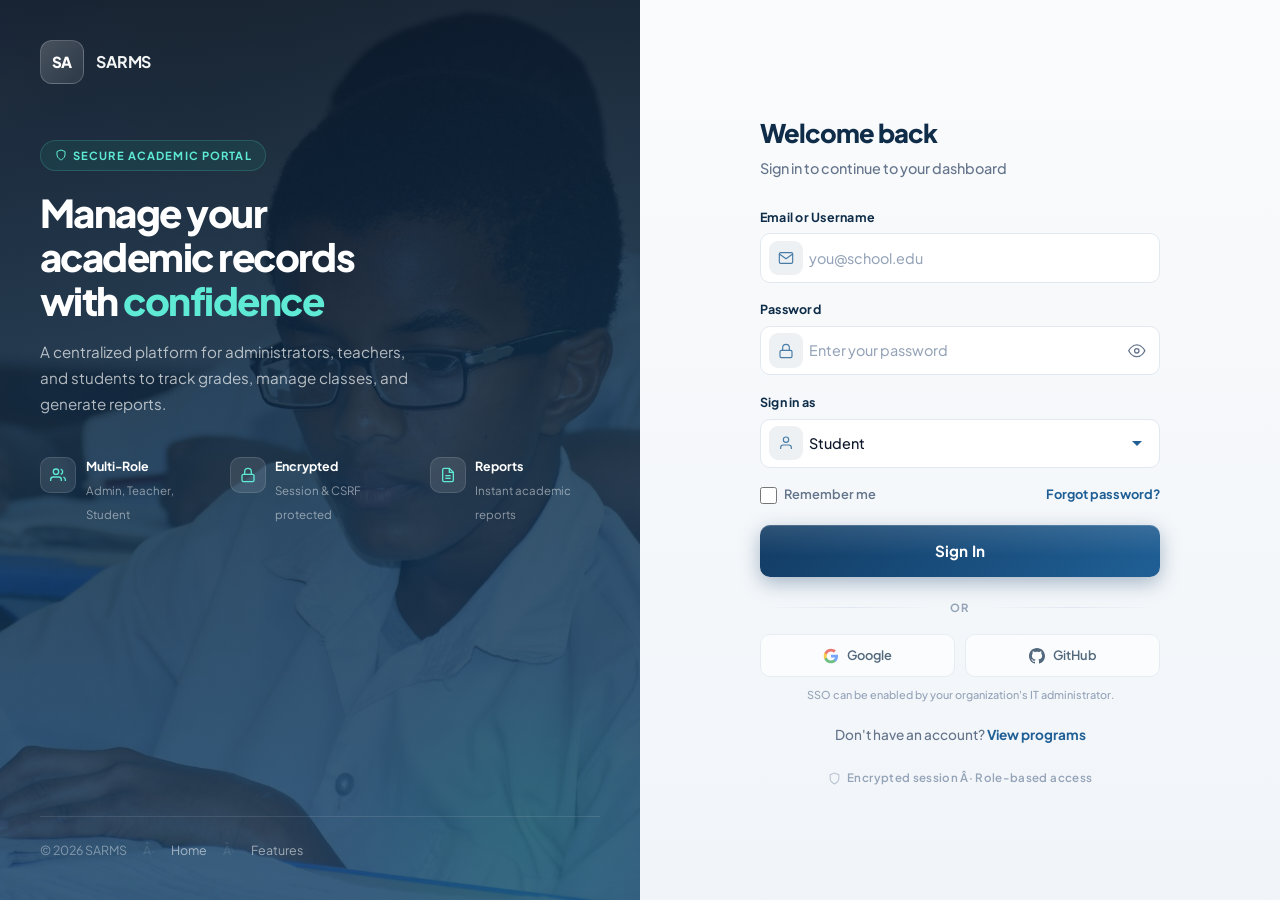
<file: sign-in.html>
﻿<!DOCTYPE html>
<html lang="en">
<head>
  <meta charset="UTF-8" />
  <meta name="viewport" content="width=device-width, initial-scale=1.0" />
  <title>Sign In â€” SARMS</title>
  <link rel="preconnect" href="https://fonts.googleapis.com" />
  <link rel="preconnect" href="https://fonts.gstatic.com" crossorigin />
  <link href="https://fonts.googleapis.com/css2?family=Plus+Jakarta+Sans:wght@400;500;600;700;800&display=swap" rel="stylesheet" />
  <style>
    *, *::before, *::after { box-sizing: border-box; margin: 0; padding: 0; }

    :root {
      --navy:       #0f2d49;
      --navy-mid:   #123b63;
      --navy-bright:#1f5f95;
      --teal:       #1c8f7a;
      --teal-light: #5eead4;
      --surface:    #ffffff;
      --text:       #0f172a;
      --text-muted: #64748b;
      --border:     #e2e8f0;
      --error:      #dc2626;
      --radius:     14px;
      --radius-sm:  10px;
      --ease:       cubic-bezier(.4,0,.2,1);
    }

    html, body { height: 100%; }
    body {
      font-family: "Plus Jakarta Sans", system-ui, -apple-system, sans-serif;
      font-size: 15px;
      line-height: 1.55;
      color: var(--text);
      background: #0a1628;
      -webkit-font-smoothing: antialiased;
    }

    /* ==================== SPLIT LAYOUT ==================== */
    .signin-shell {
      display: grid;
      grid-template-columns: 1fr 1fr;
      min-height: 100vh;
    }

    /* ---- LEFT: branding panel ---- */
    .panel-brand {
      position: relative;
      display: flex;
      flex-direction: column;
      justify-content: space-between;
      padding: 2.5rem;
      overflow: hidden;
      background:
        linear-gradient(170deg, rgba(10,22,40,.92) 0%, rgba(15,45,73,.84) 50%, rgba(18,59,99,.78) 100%),
        url("assets/images/classroom-hero-banner.jpg");
      background-size: cover;
      background-position: center;
      color: #fff;
    }
    .panel-brand::after {
      content: "";
      position: absolute;
      bottom: -120px;
      right: -80px;
      width: 380px;
      height: 380px;
      border-radius: 50%;
      background: radial-gradient(circle, rgba(28,143,122,.22), transparent 70%);
      pointer-events: none;
    }

    .brand-top {
      position: relative;
      z-index: 1;
    }
    .brand-logo {
      display: flex;
      align-items: center;
      gap: .75rem;
      text-decoration: none;
      color: #fff;
      margin-bottom: 3.5rem;
    }
    .brand-logo-mark {
      width: 44px;
      height: 44px;
      border-radius: 12px;
      background: linear-gradient(135deg, rgba(255,255,255,.2), rgba(255,255,255,.08));
      border: 1px solid rgba(255,255,255,.2);
      backdrop-filter: blur(12px);
      display: flex;
      align-items: center;
      justify-content: center;
      font-weight: 800;
      font-size: .95rem;
      letter-spacing: -.02em;
    }
    .brand-logo-text {
      font-weight: 700;
      font-size: 1rem;
      letter-spacing: -.01em;
      opacity: .95;
    }

    .brand-hero {
      position: relative;
      z-index: 1;
    }
    .brand-badge {
      display: inline-flex;
      align-items: center;
      gap: .4rem;
      padding: .35rem .85rem;
      border-radius: 999px;
      font-size: .7rem;
      font-weight: 700;
      letter-spacing: .1em;
      text-transform: uppercase;
      color: var(--teal-light);
      background: rgba(28,143,122,.15);
      border: 1px solid rgba(94,234,212,.18);
      margin-bottom: 1.25rem;
    }
    .brand-badge svg { width: 12px; height: 12px; }
    .brand-hero h2 {
      font-size: clamp(1.75rem, 3vw, 2.5rem);
      font-weight: 800;
      line-height: 1.15;
      letter-spacing: -.04em;
      margin-bottom: 1rem;
    }
    .brand-hero h2 span { color: var(--teal-light); }
    .brand-hero p {
      font-size: .95rem;
      line-height: 1.7;
      color: rgba(255,255,255,.68);
      max-width: 380px;
    }

    .brand-features {
      display: flex;
      gap: 1.5rem;
      margin-top: 2.5rem;
      position: relative;
      z-index: 1;
    }
    .brand-feat {
      display: flex;
      align-items: flex-start;
      gap: .6rem;
    }
    .brand-feat-icon {
      flex-shrink: 0;
      width: 36px;
      height: 36px;
      border-radius: 10px;
      background: rgba(255,255,255,.1);
      border: 1px solid rgba(255,255,255,.12);
      display: flex;
      align-items: center;
      justify-content: center;
    }
    .brand-feat-icon svg { width: 16px; height: 16px; color: var(--teal-light); }
    .brand-feat-text strong {
      display: block;
      font-size: .78rem;
      font-weight: 700;
      margin-bottom: .1rem;
    }
    .brand-feat-text span {
      font-size: .72rem;
      color: rgba(255,255,255,.5);
    }

    .brand-bottom {
      position: relative;
      z-index: 1;
      display: flex;
      align-items: center;
      gap: 1rem;
      padding-top: 1.5rem;
      border-top: 1px solid rgba(255,255,255,.1);
      font-size: .78rem;
      color: rgba(255,255,255,.4);
    }
    .brand-bottom a {
      color: rgba(255,255,255,.55);
      text-decoration: none;
      transition: color .2s;
    }
    .brand-bottom a:hover { color: #fff; }

    /* ---- RIGHT: form panel ---- */
    .panel-form {
      display: flex;
      align-items: center;
      justify-content: center;
      padding: 2.5rem 2rem;
      background: linear-gradient(180deg, #fafbfc 0%, #f1f5f9 100%);
      position: relative;
      overflow-y: auto;
    }

    .form-shell {
      width: 100%;
      max-width: 400px;
      animation: fadeUp .5s var(--ease) both;
    }

    @keyframes fadeUp {
      from { opacity: 0; transform: translateY(12px); }
      to   { opacity: 1; transform: translateY(0); }
    }

    .form-head {
      margin-bottom: 1.75rem;
    }
    .form-head h1 {
      font-size: 1.6rem;
      font-weight: 800;
      letter-spacing: -.04em;
      color: var(--navy);
      margin-bottom: .3rem;
    }
    .form-head p {
      font-size: .9rem;
      font-weight: 500;
      color: var(--text-muted);
    }

    /* Alert */
    .alert {
      display: none;
      align-items: flex-start;
      gap: .55rem;
      padding: .75rem .9rem;
      border-radius: var(--radius-sm);
      font-size: .8rem;
      font-weight: 600;
      margin-bottom: 1.15rem;
      line-height: 1.45;
      background: rgba(220,38,38,.08);
      border: 1px solid rgba(220,38,38,.2);
      color: #991b1b;
    }
    .alert.is-visible { display: flex; }
    .alert.is-info {
      background: rgba(31,95,149,.08);
      border-color: rgba(31,95,149,.2);
      color: #0c4a6e;
    }
    .alert.is-success {
      background: rgba(22,163,74,.08);
      border-color: rgba(22,163,74,.2);
      color: #14532d;
    }

    /* Fields */
    .field { margin-bottom: 1.1rem; }
    .field-label {
      display: block;
      font-size: .78rem;
      font-weight: 700;
      color: var(--navy);
      margin-bottom: .4rem;
      letter-spacing: .02em;
    }

    .input-wrap {
      position: relative;
      display: flex;
      align-items: center;
    }
    .input-wrap .ico {
      position: absolute;
      left: .55rem;
      width: 2.15rem;
      height: 2.15rem;
      border-radius: 9px;
      background: rgba(18,59,99,.07);
      color: var(--navy-bright);
      pointer-events: none;
      display: flex;
      align-items: center;
      justify-content: center;
    }
    .input-wrap .ico svg { width: 1rem; height: 1rem; opacity: .8; }

    input[type="text"],
    input[type="email"],
    input[type="password"],
    select {
      width: 100%;
      padding: .78rem .9rem .78rem 3rem;
      font: inherit;
      font-weight: 500;
      font-size: .9rem;
      color: var(--text);
      background: #fff;
      border: 1.5px solid var(--border);
      border-radius: var(--radius-sm);
      transition: border-color .2s var(--ease), box-shadow .2s var(--ease), background .2s var(--ease);
    }
    select {
      padding-left: 3rem;
      cursor: pointer;
      appearance: none;
      background-image: url("data:image/svg+xml,%3Csvg xmlns='http://www.w3.org/2000/svg' width='16' height='16' fill='%231f5f95' viewBox='0 0 16 16'%3E%3Cpath d='M8 11L3 6h10l-5 5z'/%3E%3C/svg%3E");
      background-repeat: no-repeat;
      background-position: right .85rem center;
      background-color: #fff;
      padding-right: 2.5rem;
    }
    input:hover, select:hover {
      border-color: rgba(31,95,149,.28);
    }
    input:focus, select:focus {
      outline: none;
      border-color: var(--navy-bright);
      background: #fff;
      box-shadow: 0 0 0 4px rgba(31,95,149,.14), 0 2px 8px rgba(31,95,149,.06);
    }
    input::placeholder { color: #94a3b8; font-weight: 450; }

    .input-wrap.has-toggle input { padding-right: 3rem; }
    .toggle-pass {
      position: absolute;
      right: .35rem;
      padding: .42rem .55rem;
      border: none;
      background: transparent;
      color: var(--text-muted);
      cursor: pointer;
      border-radius: 9px;
      display: flex;
      align-items: center;
      justify-content: center;
      transition: color .2s, background .2s;
    }
    .toggle-pass:hover {
      color: var(--navy-bright);
      background: rgba(31,95,149,.08);
    }
    .toggle-pass svg { width: 1.1rem; height: 1.1rem; }

    .helper {
      display: none;
      font-size: .72rem;
      font-weight: 600;
      color: var(--error);
      margin-top: .3rem;
    }
    .helper.is-visible { display: block; }
    .field.has-error input,
    .field.has-error select {
      border-color: var(--error);
      background: #fff5f5;
    }
    .field.has-error input:focus,
    .field.has-error select:focus {
      box-shadow: 0 0 0 4px rgba(220,38,38,.1);
    }

    /* Remember / forgot */
    .row-inline {
      display: flex;
      align-items: center;
      justify-content: space-between;
      gap: 1rem;
      flex-wrap: wrap;
      margin-bottom: 1.25rem;
    }
    .remember {
      display: flex;
      align-items: center;
      gap: .45rem;
      font-size: .8rem;
      font-weight: 600;
      color: var(--text-muted);
      cursor: pointer;
      user-select: none;
    }
    .remember input {
      width: 1.05rem;
      height: 1.05rem;
      accent-color: var(--navy-bright);
      cursor: pointer;
      border-radius: 4px;
    }
    .link-forgot {
      font-size: .8rem;
      font-weight: 700;
      color: var(--navy-bright);
      text-decoration: none;
      transition: color .2s;
    }
    .link-forgot:hover { color: var(--teal); }

    /* Primary button */
    .btn-primary {
      width: 100%;
      padding: .88rem 1.25rem;
      font: inherit;
      font-weight: 700;
      font-size: .95rem;
      letter-spacing: .01em;
      color: #fff;
      background: linear-gradient(135deg, var(--navy-mid) 0%, var(--navy-bright) 100%);
      border: none;
      border-radius: var(--radius-sm);
      cursor: pointer;
      position: relative;
      overflow: hidden;
      box-shadow: 0 1px 0 rgba(255,255,255,.15) inset, 0 6px 20px rgba(18,59,99,.35);
      transition: transform .18s var(--ease), box-shadow .2s var(--ease), filter .2s var(--ease);
    }
    .btn-primary::before {
      content: "";
      position: absolute;
      inset: 0;
      background: linear-gradient(180deg, rgba(255,255,255,.12) 0%, transparent 60%);
      pointer-events: none;
    }
    .btn-primary:hover:not(:disabled) {
      transform: translateY(-2px);
      box-shadow: 0 1px 0 rgba(255,255,255,.18) inset, 0 10px 32px rgba(18,59,99,.42);
      filter: brightness(1.04);
    }
    .btn-primary:active:not(:disabled) { transform: translateY(0); }
    .btn-primary:disabled {
      opacity: .65;
      cursor: not-allowed;
      transform: none;
      filter: none;
      box-shadow: none;
    }
    .btn-primary .spinner {
      display: none;
      width: 1.15rem;
      height: 1.15rem;
      border: 2px solid rgba(255,255,255,.3);
      border-top-color: #fff;
      border-radius: 50%;
      animation: spin .65s linear infinite;
      vertical-align: middle;
      margin-right: .45rem;
    }
    .btn-primary.is-loading .spinner { display: inline-block; }
    @keyframes spin { to { transform: rotate(360deg); } }

    /* Divider */
    .divider {
      display: flex;
      align-items: center;
      gap: .85rem;
      margin: 1.35rem 0 1.15rem;
      color: #94a3b8;
      font-size: .7rem;
      font-weight: 700;
      text-transform: uppercase;
      letter-spacing: .1em;
    }
    .divider::before,
    .divider::after {
      content: "";
      flex: 1;
      height: 1px;
      background: linear-gradient(90deg, transparent, var(--border), transparent);
    }

    /* Social */
    .social-row {
      display: grid;
      grid-template-columns: 1fr 1fr;
      gap: .65rem;
    }
    .btn-social {
      display: inline-flex;
      align-items: center;
      justify-content: center;
      gap: .5rem;
      padding: .65rem .75rem;
      font: inherit;
      font-size: .8rem;
      font-weight: 600;
      color: var(--navy);
      background: #fff;
      border: 1.5px solid var(--border);
      border-radius: var(--radius-sm);
      cursor: not-allowed;
      opacity: .7;
      transition: border-color .2s, background .2s;
    }
    .btn-social svg { width: 1rem; height: 1rem; flex-shrink: 0; }

    .fineprint {
      text-align: center;
      font-size: .68rem;
      font-weight: 500;
      color: #94a3b8;
      margin-top: .65rem;
      line-height: 1.4;
    }

    .footnote {
      text-align: center;
      margin-top: 1.35rem;
      font-size: .85rem;
      font-weight: 500;
      color: var(--text-muted);
    }
    .footnote a {
      font-weight: 700;
      color: var(--navy-bright);
      text-decoration: none;
    }
    .footnote a:hover { color: var(--teal); text-decoration: underline; }

    /* Secure badge below form */
    .secure-badge {
      display: flex;
      align-items: center;
      justify-content: center;
      gap: .4rem;
      margin-top: 1.5rem;
      font-size: .72rem;
      font-weight: 600;
      color: #94a3b8;
      letter-spacing: .03em;
    }
    .secure-badge svg { width: 13px; height: 13px; opacity: .6; }

    /* ==================== RESPONSIVE ==================== */
    @media (max-width: 900px) {
      .signin-shell { grid-template-columns: 1fr; }
      .panel-brand { display: none; }
      .panel-form {
        min-height: 100vh;
        background:
          linear-gradient(170deg, rgba(10,22,40,.88) 0%, rgba(15,45,73,.8) 50%, rgba(18,59,99,.75) 100%),
          url("assets/images/classroom-hero-banner.jpg");
        background-size: cover;
        background-position: center;
      }
      .form-shell {
        background: rgba(255,255,255,.96);
        backdrop-filter: blur(20px);
        -webkit-backdrop-filter: blur(20px);
        border-radius: 20px;
        border: 1px solid rgba(255,255,255,.7);
        box-shadow: 0 24px 48px -12px rgba(0,0,0,.35);
        padding: 2rem 1.5rem 1.75rem;
        max-width: 420px;
      }
      .mobile-brand {
        display: flex;
        align-items: center;
        justify-content: center;
        gap: .65rem;
        margin-bottom: 1.25rem;
      }
      .mobile-brand .brand-logo-mark {
        background: linear-gradient(135deg, var(--navy-mid), var(--navy-bright));
        border: none;
        color: #fff;
      }
      .mobile-brand .brand-logo-text { color: var(--navy); }
    }
    @media (min-width: 901px) {
      .mobile-brand { display: none; }
    }
    @media (max-width: 480px) {
      .panel-form { padding: 1.25rem 1rem; }
      .form-shell { padding: 1.5rem 1.15rem 1.35rem; }
    }
  </style>
</head>
<body>

<div class="signin-shell">
  <!-- ========== LEFT PANEL ========== -->
  <div class="panel-brand">
    <div class="brand-top">
      <a href="index.html" class="brand-logo">
        <span class="brand-logo-mark">SA</span>
        <span class="brand-logo-text">SARMS</span>
      </a>

      <div class="brand-hero">
        <div class="brand-badge">
          <svg viewBox="0 0 24 24" fill="none" stroke="currentColor" stroke-width="2"><path d="M12 22s8-4 8-10V5l-8-3-8 3v7c0 6 8 10 8 10z"/></svg>
          Secure Academic Portal
        </div>
        <h2>Manage your<br>academic records<br>with <span>confidence</span></h2>
        <p>A centralized platform for administrators, teachers, and students to track grades, manage classes, and generate reports.</p>

        <div class="brand-features">
          <div class="brand-feat">
            <div class="brand-feat-icon">
              <svg viewBox="0 0 24 24" fill="none" stroke="currentColor" stroke-width="2"><path d="M17 21v-2a4 4 0 0 0-4-4H5a4 4 0 0 0-4 4v2"/><circle cx="9" cy="7" r="4"/><path d="M23 21v-2a4 4 0 0 0-3-3.87"/><path d="M16 3.13a4 4 0 0 1 0 7.75"/></svg>
            </div>
            <div class="brand-feat-text">
              <strong>Multi-Role</strong>
              <span>Admin, Teacher, Student</span>
            </div>
          </div>
          <div class="brand-feat">
            <div class="brand-feat-icon">
              <svg viewBox="0 0 24 24" fill="none" stroke="currentColor" stroke-width="2"><rect x="3" y="11" width="18" height="11" rx="2" ry="2"/><path d="M7 11V7a5 5 0 0 1 10 0v4"/></svg>
            </div>
            <div class="brand-feat-text">
              <strong>Encrypted</strong>
              <span>Session & CSRF protected</span>
            </div>
          </div>
          <div class="brand-feat">
            <div class="brand-feat-icon">
              <svg viewBox="0 0 24 24" fill="none" stroke="currentColor" stroke-width="2"><path d="M14 2H6a2 2 0 0 0-2 2v16a2 2 0 0 0 2 2h12a2 2 0 0 0 2-2V8z"/><polyline points="14 2 14 8 20 8"/><line x1="16" y1="13" x2="8" y2="13"/><line x1="16" y1="17" x2="8" y2="17"/></svg>
            </div>
            <div class="brand-feat-text">
              <strong>Reports</strong>
              <span>Instant academic reports</span>
            </div>
          </div>
        </div>
      </div>
    </div>

    <div class="brand-bottom">
      <span>&copy; 2026 SARMS</span>
      <span style="opacity:.3">Â·</span>
      <a href="index.html">Home</a>
      <span style="opacity:.3">Â·</span>
      <a href="index.html#programs">Features</a>
    </div>
  </div>

  <!-- ========== RIGHT PANEL ========== -->
  <div class="panel-form">
    <div class="form-shell">

      <div class="mobile-brand">
        <span class="brand-logo-mark">SA</span>
        <span class="brand-logo-text">SARMS</span>
      </div>

      <div class="form-head">
        <h1>Welcome back</h1>
        <p>Sign in to continue to your dashboard</p>
      </div>

      <div id="serverAlert" class="alert" role="alert" aria-live="polite"></div>

      <form id="signinForm" method="POST" action="student-record-system/auth/login.php" novalidate>
        <div class="field" id="field-email">
          <label class="field-label" for="email">Email or Username</label>
          <div class="input-wrap">
            <span class="ico" aria-hidden="true">
              <svg viewBox="0 0 24 24" fill="none" stroke="currentColor" stroke-width="1.75" stroke-linecap="round" stroke-linejoin="round"><path d="M4 4h16c1.1 0 2 .9 2 2v12c0 1.1-.9 2-2 2H4c-1.1 0-2-.9-2-2V6c0-1.1.9-2 2-2z"/><polyline points="22,6 12,13 2,6"/></svg>
            </span>
            <input type="text" id="email" name="email" autocomplete="username" inputmode="email" placeholder="you@school.edu" />
          </div>
          <p class="helper" id="help-email"></p>
        </div>

        <div class="field" id="field-password">
          <label class="field-label" for="password">Password</label>
          <div class="input-wrap has-toggle">
            <span class="ico" aria-hidden="true">
              <svg viewBox="0 0 24 24" fill="none" stroke="currentColor" stroke-width="1.75" stroke-linecap="round" stroke-linejoin="round"><rect x="3" y="11" width="18" height="11" rx="2" ry="2"/><path d="M7 11V7a5 5 0 0 1 10 0v4"/></svg>
            </span>
            <input type="password" id="password" name="password" autocomplete="current-password" placeholder="Enter your password" />
            <button type="button" class="toggle-pass" id="togglePass" aria-label="Show password" aria-pressed="false">
              <svg viewBox="0 0 24 24" fill="none" stroke="currentColor" stroke-width="1.75"><path d="M1 12s4-8 11-8 11 8 11 8-4 8-11 8-11-8-11-8z"/><circle cx="12" cy="12" r="3"/></svg>
            </button>
          </div>
          <p class="helper" id="help-password"></p>
        </div>

        <div class="field" id="field-role">
          <label class="field-label" for="role">Sign in as</label>
          <div class="input-wrap">
            <span class="ico" aria-hidden="true">
              <svg viewBox="0 0 24 24" fill="none" stroke="currentColor" stroke-width="1.75"><path d="M20 21v-2a4 4 0 0 0-4-4H8a4 4 0 0 0-4 4v2"/><circle cx="12" cy="7" r="4"/></svg>
            </span>
            <select id="role" name="role" required>
              <option value="main_admin">Super Admin</option>
              <option value="branch_admin">Branch Admin</option>
              <option value="teacher">Teacher</option>
              <option value="student" selected>Student</option>
            </select>
          </div>
          <p class="helper" id="help-role"></p>
        </div>

        <div class="row-inline">
          <label class="remember">
            <input type="checkbox" id="remember" name="remember_me" value="1" />
            Remember me
          </label>
          <a class="link-forgot" href="index.html" title="Contact your school administrator to reset your password">Forgot password?</a>
        </div>

        <button type="submit" class="btn-primary" id="submitBtn">
          <span class="spinner" aria-hidden="true"></span>
          <span class="btn-label">Sign In</span>
        </button>
      </form>

      <div class="divider" aria-hidden="true">or</div>

      <div class="social-row">
        <button type="button" class="btn-social" disabled title="Single sign-on is not enabled" aria-disabled="true">
          <svg viewBox="0 0 24 24" aria-hidden="true"><path fill="#4285F4" d="M22.56 12.25c0-.78-.07-1.53-.2-2.24H12v4.26h5.92c-.26 1.37-1.04 2.53-2.21 3.31v2.77h3.57c2.08-1.92 3.28-4.74 3.28-8.09z"/><path fill="#34A853" d="M12 23c2.97 0 5.46-.98 7.28-2.66l-3.57-2.77c-.98.66-2.23 1.06-3.71 1.06-2.86 0-5.29-1.93-6.16-4.53H2.18v2.84C3.99 20.53 7.7 23 12 23z"/><path fill="#FBBC05" d="M5.84 14.09c-.22-.66-.35-1.36-.35-2.09s.13-1.43.35-2.09V7.07H2.18C1.43 8.55 1 10.22 1 12s.43 3.45 1.18 4.93l2.85-2.22.81-.62z"/><path fill="#EA4335" d="M12 5.38c1.62 0 3.06.56 4.21 1.64l3.15-3.15C17.45 2.09 14.97 1 12 1 7.7 1 3.99 3.47 2.18 7.07l3.66 2.84c.87-2.6 3.3-4.53 6.16-4.53z"/></svg>
          Google
        </button>
        <button type="button" class="btn-social" disabled title="Single sign-on is not enabled" aria-disabled="true">
          <svg viewBox="0 0 24 24" fill="currentColor"><path d="M12 0c-6.626 0-12 5.373-12 12 0 5.302 3.438 9.8 8.207 11.387.599.111.793-.261.793-.577v-2.234c-3.338.726-4.033-1.416-4.033-1.416-.546-1.387-1.333-1.756-1.333-1.756-1.089-.745.083-.729.083-.729 1.205.084 1.839 1.237 1.839 1.237 1.07 1.834 2.807 1.304 3.492.997.107-.775.418-1.305.762-1.604-2.665-.305-5.467-1.334-5.467-5.931 0-1.311.469-2.381 1.236-3.221-.124-.303-.535-1.524.117-3.176 0 0 1.008-.322 3.301 1.23.957-.266 1.983-.399 3.003-.404 1.02.005 2.047.138 3.006.404 2.291-1.552 3.297-1.23 3.297-1.23.653 1.653.242 2.874.118 3.176.77.84 1.235 1.911 1.235 3.221 0 4.609-2.807 5.624-5.479 5.921.43.372.823 1.102.823 2.222v3.293c0 .319.192.694.801.576 4.765-1.589 8.199-6.086 8.199-11.386 0-6.627-5.373-12-12-12z"/></svg>
          GitHub
        </button>
      </div>

      <p class="fineprint">SSO can be enabled by your organization's IT administrator.</p>

      <p class="footnote">
        Don't have an account? <a href="index.html#programs">View programs</a>
      </p>

      <div class="secure-badge">
        <svg viewBox="0 0 24 24" fill="none" stroke="currentColor" stroke-width="2"><path d="M12 22s8-4 8-10V5l-8-3-8 3v7c0 6 8 10 8 10z"/></svg>
        Encrypted session Â· Role-based access
      </div>
    </div>
  </div>
</div>

<script>
(function () {
  var form = document.getElementById('signinForm');
  var email = document.getElementById('email');
  var password = document.getElementById('password');
  var role = document.getElementById('role');
  var remember = document.getElementById('remember');
  var submitBtn = document.getElementById('submitBtn');
  var serverAlert = document.getElementById('serverAlert');
  var togglePass = document.getElementById('togglePass');

  var helpEmail = document.getElementById('help-email');
  var helpPassword = document.getElementById('help-password');
  var fieldEmail = document.getElementById('field-email');
  var fieldPassword = document.getElementById('field-password');

  function clearFieldErrors() {
    [fieldEmail, fieldPassword].forEach(function (f) { f.classList.remove('has-error'); });
    [helpEmail, helpPassword].forEach(function (h) { h.textContent = ''; h.classList.remove('is-visible'); });
  }
  function showFieldError(field, helper, message) {
    field.classList.add('has-error');
    helper.textContent = message;
    helper.classList.add('is-visible');
  }
  function isValidEmail(value) {
    if (!value || value.indexOf('@') === -1) return true;
    return /^[^\s@]+@[^\s@]+\.[^\s@]+$/.test(value);
  }

  try {
    var saved = localStorage.getItem('srs_signin_email');
    if (saved && email) email.value = saved;
    var savedRole = localStorage.getItem('srs_signin_role');
    if (savedRole && role) {
      var opt = role.querySelector('option[value="' + savedRole.replace(/"/g, '') + '"]');
      if (opt) role.value = savedRole;
    }
    if (localStorage.getItem('srs_remember') === '1') remember.checked = true;
  } catch (e) {}

  var params = new URLSearchParams(window.location.search);
  var loginError = params.get('login_error');
  var loginIdentity = params.get('login_identity');
  var loginRole = params.get('login_role');
  var timeout = params.get('timeout');
  var loggedOut = params.get('logged_out');
  var authRequired = params.get('auth_required');

  if (loginIdentity) email.value = loginIdentity;
  if (loginRole && role) {
    var match = role.querySelector('option[value="' + loginRole.replace(/"/g, '') + '"]');
    if (match) role.value = loginRole;
  }

  var alertMsg = '';
  var alertClass = '';
  if (loginError) {
    alertMsg = loginError;
    alertClass = '';
  } else if (timeout) {
    alertMsg = 'Your session has expired. Please sign in again.';
    alertClass = 'is-info';
  } else if (loggedOut) {
    alertMsg = 'You have been signed out successfully.';
    alertClass = 'is-success';
  } else if (authRequired) {
    alertMsg = 'Please sign in to continue.';
    alertClass = 'is-info';
  }

  if (alertMsg && serverAlert) {
    serverAlert.textContent = alertMsg;
    serverAlert.classList.add('is-visible');
    if (alertClass) serverAlert.classList.add(alertClass);
  }

  if (togglePass && password) {
    togglePass.addEventListener('click', function () {
      var hidden = password.getAttribute('type') === 'password';
      password.setAttribute('type', hidden ? 'text' : 'password');
      togglePass.setAttribute('aria-label', hidden ? 'Hide password' : 'Show password');
      togglePass.setAttribute('aria-pressed', hidden ? 'true' : 'false');
    });
  }

  form.addEventListener('submit', function (e) {
    clearFieldErrors();
    var ok = true;
    var v = (email.value || '').trim();
    if (!v) {
      showFieldError(fieldEmail, helpEmail, 'Enter your email or username.');
      ok = false;
    } else if (v.indexOf('@') !== -1 && !isValidEmail(v)) {
      showFieldError(fieldEmail, helpEmail, 'Please enter a valid email address.');
      ok = false;
    }
    if (!(password.value || '')) {
      showFieldError(fieldPassword, helpPassword, 'Enter your password.');
      ok = false;
    }
    if (!ok) { e.preventDefault(); return; }

    try {
      if (remember.checked) {
        localStorage.setItem('srs_signin_email', v);
        localStorage.setItem('srs_signin_role', role.value);
        localStorage.setItem('srs_remember', '1');
      } else {
        localStorage.removeItem('srs_signin_email');
        localStorage.removeItem('srs_signin_role');
        localStorage.removeItem('srs_remember');
      }
    } catch (err) {}

    submitBtn.disabled = true;
    submitBtn.classList.add('is-loading');
  });
})();
</script>
</body>
</html>
</file>
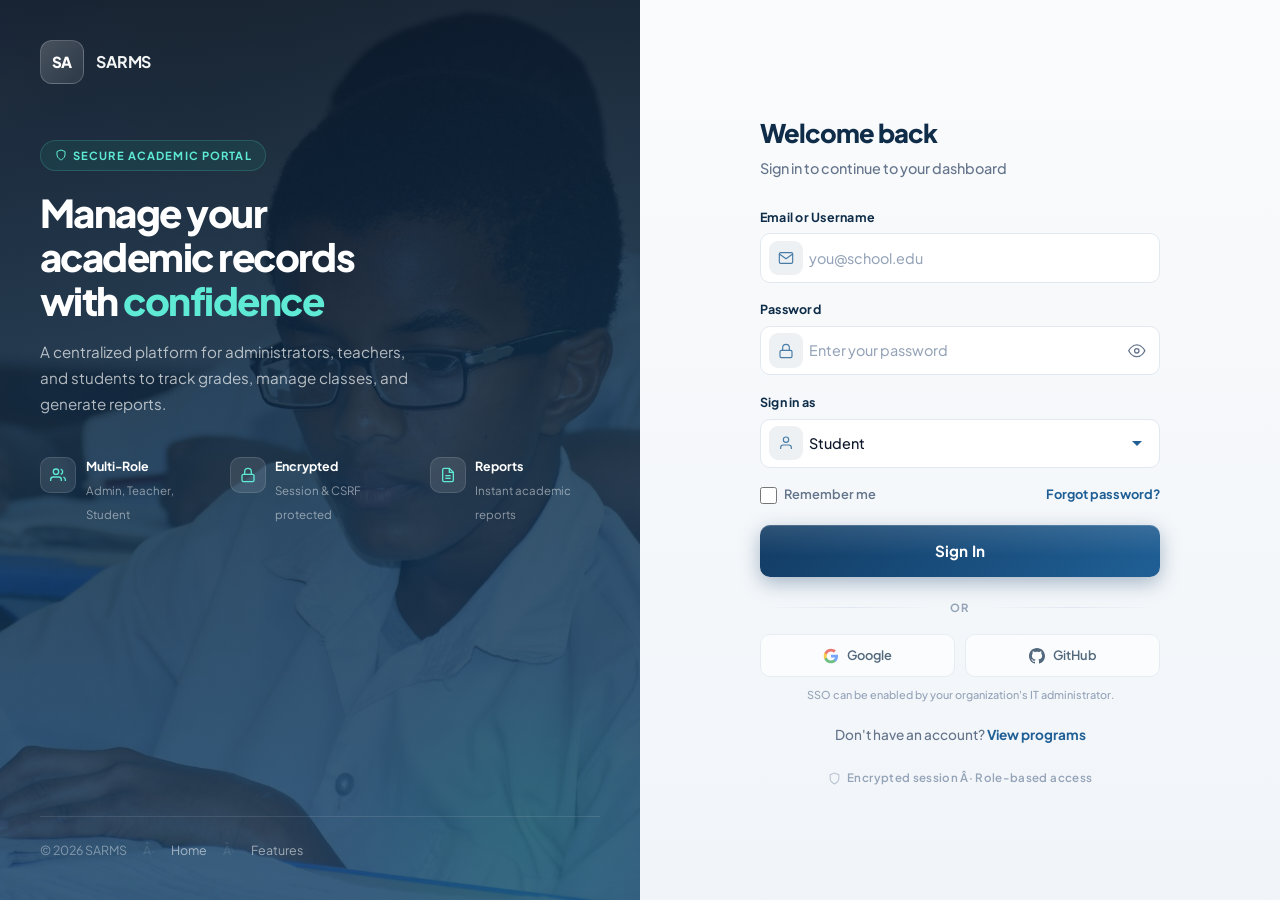
<file: frontend/sign-in.html>
﻿<!DOCTYPE html>
<html lang="en">
<head>
  <meta charset="UTF-8" />
  <meta name="viewport" content="width=device-width, initial-scale=1.0" />
  <title>Sign In â€” SARMS</title>
  <link rel="preconnect" href="https://fonts.googleapis.com" />
  <link rel="preconnect" href="https://fonts.gstatic.com" crossorigin />
  <link href="https://fonts.googleapis.com/css2?family=Plus+Jakarta+Sans:wght@400;500;600;700;800&display=swap" rel="stylesheet" />
  <style>
    *, *::before, *::after { box-sizing: border-box; margin: 0; padding: 0; }

    :root {
      --navy:       #0f2d49;
      --navy-mid:   #123b63;
      --navy-bright:#1f5f95;
      --teal:       #1c8f7a;
      --teal-light: #5eead4;
      --surface:    #ffffff;
      --text:       #0f172a;
      --text-muted: #64748b;
      --border:     #e2e8f0;
      --error:      #dc2626;
      --radius:     14px;
      --radius-sm:  10px;
      --ease:       cubic-bezier(.4,0,.2,1);
    }

    html, body { height: 100%; }
    body {
      font-family: "Plus Jakarta Sans", system-ui, -apple-system, sans-serif;
      font-size: 15px;
      line-height: 1.55;
      color: var(--text);
      background: #0a1628;
      -webkit-font-smoothing: antialiased;
    }

    /* ==================== SPLIT LAYOUT ==================== */
    .signin-shell {
      display: grid;
      grid-template-columns: 1fr 1fr;
      min-height: 100vh;
    }

    /* ---- LEFT: branding panel ---- */
    .panel-brand {
      position: relative;
      display: flex;
      flex-direction: column;
      justify-content: space-between;
      padding: 2.5rem;
      overflow: hidden;
      background:
        linear-gradient(170deg, rgba(10,22,40,.92) 0%, rgba(15,45,73,.84) 50%, rgba(18,59,99,.78) 100%),
        url("assets/images/classroom-hero-banner.jpg");
      background-size: cover;
      background-position: center;
      color: #fff;
    }
    .panel-brand::after {
      content: "";
      position: absolute;
      bottom: -120px;
      right: -80px;
      width: 380px;
      height: 380px;
      border-radius: 50%;
      background: radial-gradient(circle, rgba(28,143,122,.22), transparent 70%);
      pointer-events: none;
    }

    .brand-top {
      position: relative;
      z-index: 1;
    }
    .brand-logo {
      display: flex;
      align-items: center;
      gap: .75rem;
      text-decoration: none;
      color: #fff;
      margin-bottom: 3.5rem;
    }
    .brand-logo-mark {
      width: 44px;
      height: 44px;
      border-radius: 12px;
      background: linear-gradient(135deg, rgba(255,255,255,.2), rgba(255,255,255,.08));
      border: 1px solid rgba(255,255,255,.2);
      backdrop-filter: blur(12px);
      display: flex;
      align-items: center;
      justify-content: center;
      font-weight: 800;
      font-size: .95rem;
      letter-spacing: -.02em;
    }
    .brand-logo-text {
      font-weight: 700;
      font-size: 1rem;
      letter-spacing: -.01em;
      opacity: .95;
    }

    .brand-hero {
      position: relative;
      z-index: 1;
    }
    .brand-badge {
      display: inline-flex;
      align-items: center;
      gap: .4rem;
      padding: .35rem .85rem;
      border-radius: 999px;
      font-size: .7rem;
      font-weight: 700;
      letter-spacing: .1em;
      text-transform: uppercase;
      color: var(--teal-light);
      background: rgba(28,143,122,.15);
      border: 1px solid rgba(94,234,212,.18);
      margin-bottom: 1.25rem;
    }
    .brand-badge svg { width: 12px; height: 12px; }
    .brand-hero h2 {
      font-size: clamp(1.75rem, 3vw, 2.5rem);
      font-weight: 800;
      line-height: 1.15;
      letter-spacing: -.04em;
      margin-bottom: 1rem;
    }
    .brand-hero h2 span { color: var(--teal-light); }
    .brand-hero p {
      font-size: .95rem;
      line-height: 1.7;
      color: rgba(255,255,255,.68);
      max-width: 380px;
    }

    .brand-features {
      display: flex;
      gap: 1.5rem;
      margin-top: 2.5rem;
      position: relative;
      z-index: 1;
    }
    .brand-feat {
      display: flex;
      align-items: flex-start;
      gap: .6rem;
    }
    .brand-feat-icon {
      flex-shrink: 0;
      width: 36px;
      height: 36px;
      border-radius: 10px;
      background: rgba(255,255,255,.1);
      border: 1px solid rgba(255,255,255,.12);
      display: flex;
      align-items: center;
      justify-content: center;
    }
    .brand-feat-icon svg { width: 16px; height: 16px; color: var(--teal-light); }
    .brand-feat-text strong {
      display: block;
      font-size: .78rem;
      font-weight: 700;
      margin-bottom: .1rem;
    }
    .brand-feat-text span {
      font-size: .72rem;
      color: rgba(255,255,255,.5);
    }

    .brand-bottom {
      position: relative;
      z-index: 1;
      display: flex;
      align-items: center;
      gap: 1rem;
      padding-top: 1.5rem;
      border-top: 1px solid rgba(255,255,255,.1);
      font-size: .78rem;
      color: rgba(255,255,255,.4);
    }
    .brand-bottom a {
      color: rgba(255,255,255,.55);
      text-decoration: none;
      transition: color .2s;
    }
    .brand-bottom a:hover { color: #fff; }

    /* ---- RIGHT: form panel ---- */
    .panel-form {
      display: flex;
      align-items: center;
      justify-content: center;
      padding: 2.5rem 2rem;
      background: linear-gradient(180deg, #fafbfc 0%, #f1f5f9 100%);
      position: relative;
      overflow-y: auto;
    }

    .form-shell {
      width: 100%;
      max-width: 400px;
      animation: fadeUp .5s var(--ease) both;
    }

    @keyframes fadeUp {
      from { opacity: 0; transform: translateY(12px); }
      to   { opacity: 1; transform: translateY(0); }
    }

    .form-head {
      margin-bottom: 1.75rem;
    }
    .form-head h1 {
      font-size: 1.6rem;
      font-weight: 800;
      letter-spacing: -.04em;
      color: var(--navy);
      margin-bottom: .3rem;
    }
    .form-head p {
      font-size: .9rem;
      font-weight: 500;
      color: var(--text-muted);
    }

    /* Alert */
    .alert {
      display: none;
      align-items: flex-start;
      gap: .55rem;
      padding: .75rem .9rem;
      border-radius: var(--radius-sm);
      font-size: .8rem;
      font-weight: 600;
      margin-bottom: 1.15rem;
      line-height: 1.45;
      background: rgba(220,38,38,.08);
      border: 1px solid rgba(220,38,38,.2);
      color: #991b1b;
    }
    .alert.is-visible { display: flex; }
    .alert.is-info {
      background: rgba(31,95,149,.08);
      border-color: rgba(31,95,149,.2);
      color: #0c4a6e;
    }
    .alert.is-success {
      background: rgba(22,163,74,.08);
      border-color: rgba(22,163,74,.2);
      color: #14532d;
    }

    /* Fields */
    .field { margin-bottom: 1.1rem; }
    .field-label {
      display: block;
      font-size: .78rem;
      font-weight: 700;
      color: var(--navy);
      margin-bottom: .4rem;
      letter-spacing: .02em;
    }

    .input-wrap {
      position: relative;
      display: flex;
      align-items: center;
    }
    .input-wrap .ico {
      position: absolute;
      left: .55rem;
      width: 2.15rem;
      height: 2.15rem;
      border-radius: 9px;
      background: rgba(18,59,99,.07);
      color: var(--navy-bright);
      pointer-events: none;
      display: flex;
      align-items: center;
      justify-content: center;
    }
    .input-wrap .ico svg { width: 1rem; height: 1rem; opacity: .8; }

    input[type="text"],
    input[type="email"],
    input[type="password"],
    select {
      width: 100%;
      padding: .78rem .9rem .78rem 3rem;
      font: inherit;
      font-weight: 500;
      font-size: .9rem;
      color: var(--text);
      background: #fff;
      border: 1.5px solid var(--border);
      border-radius: var(--radius-sm);
      transition: border-color .2s var(--ease), box-shadow .2s var(--ease), background .2s var(--ease);
    }
    select {
      padding-left: 3rem;
      cursor: pointer;
      appearance: none;
      background-image: url("data:image/svg+xml,%3Csvg xmlns='http://www.w3.org/2000/svg' width='16' height='16' fill='%231f5f95' viewBox='0 0 16 16'%3E%3Cpath d='M8 11L3 6h10l-5 5z'/%3E%3C/svg%3E");
      background-repeat: no-repeat;
      background-position: right .85rem center;
      background-color: #fff;
      padding-right: 2.5rem;
    }
    input:hover, select:hover {
      border-color: rgba(31,95,149,.28);
    }
    input:focus, select:focus {
      outline: none;
      border-color: var(--navy-bright);
      background: #fff;
      box-shadow: 0 0 0 4px rgba(31,95,149,.14), 0 2px 8px rgba(31,95,149,.06);
    }
    input::placeholder { color: #94a3b8; font-weight: 450; }

    .input-wrap.has-toggle input { padding-right: 3rem; }
    .toggle-pass {
      position: absolute;
      right: .35rem;
      padding: .42rem .55rem;
      border: none;
      background: transparent;
      color: var(--text-muted);
      cursor: pointer;
      border-radius: 9px;
      display: flex;
      align-items: center;
      justify-content: center;
      transition: color .2s, background .2s;
    }
    .toggle-pass:hover {
      color: var(--navy-bright);
      background: rgba(31,95,149,.08);
    }
    .toggle-pass svg { width: 1.1rem; height: 1.1rem; }

    .helper {
      display: none;
      font-size: .72rem;
      font-weight: 600;
      color: var(--error);
      margin-top: .3rem;
    }
    .helper.is-visible { display: block; }
    .field.has-error input,
    .field.has-error select {
      border-color: var(--error);
      background: #fff5f5;
    }
    .field.has-error input:focus,
    .field.has-error select:focus {
      box-shadow: 0 0 0 4px rgba(220,38,38,.1);
    }

    /* Remember / forgot */
    .row-inline {
      display: flex;
      align-items: center;
      justify-content: space-between;
      gap: 1rem;
      flex-wrap: wrap;
      margin-bottom: 1.25rem;
    }
    .remember {
      display: flex;
      align-items: center;
      gap: .45rem;
      font-size: .8rem;
      font-weight: 600;
      color: var(--text-muted);
      cursor: pointer;
      user-select: none;
    }
    .remember input {
      width: 1.05rem;
      height: 1.05rem;
      accent-color: var(--navy-bright);
      cursor: pointer;
      border-radius: 4px;
    }
    .link-forgot {
      font-size: .8rem;
      font-weight: 700;
      color: var(--navy-bright);
      text-decoration: none;
      transition: color .2s;
    }
    .link-forgot:hover { color: var(--teal); }

    /* Primary button */
    .btn-primary {
      width: 100%;
      padding: .88rem 1.25rem;
      font: inherit;
      font-weight: 700;
      font-size: .95rem;
      letter-spacing: .01em;
      color: #fff;
      background: linear-gradient(135deg, var(--navy-mid) 0%, var(--navy-bright) 100%);
      border: none;
      border-radius: var(--radius-sm);
      cursor: pointer;
      position: relative;
      overflow: hidden;
      box-shadow: 0 1px 0 rgba(255,255,255,.15) inset, 0 6px 20px rgba(18,59,99,.35);
      transition: transform .18s var(--ease), box-shadow .2s var(--ease), filter .2s var(--ease);
    }
    .btn-primary::before {
      content: "";
      position: absolute;
      inset: 0;
      background: linear-gradient(180deg, rgba(255,255,255,.12) 0%, transparent 60%);
      pointer-events: none;
    }
    .btn-primary:hover:not(:disabled) {
      transform: translateY(-2px);
      box-shadow: 0 1px 0 rgba(255,255,255,.18) inset, 0 10px 32px rgba(18,59,99,.42);
      filter: brightness(1.04);
    }
    .btn-primary:active:not(:disabled) { transform: translateY(0); }
    .btn-primary:disabled {
      opacity: .65;
      cursor: not-allowed;
      transform: none;
      filter: none;
      box-shadow: none;
    }
    .btn-primary .spinner {
      display: none;
      width: 1.15rem;
      height: 1.15rem;
      border: 2px solid rgba(255,255,255,.3);
      border-top-color: #fff;
      border-radius: 50%;
      animation: spin .65s linear infinite;
      vertical-align: middle;
      margin-right: .45rem;
    }
    .btn-primary.is-loading .spinner { display: inline-block; }
    @keyframes spin { to { transform: rotate(360deg); } }

    /* Divider */
    .divider {
      display: flex;
      align-items: center;
      gap: .85rem;
      margin: 1.35rem 0 1.15rem;
      color: #94a3b8;
      font-size: .7rem;
      font-weight: 700;
      text-transform: uppercase;
      letter-spacing: .1em;
    }
    .divider::before,
    .divider::after {
      content: "";
      flex: 1;
      height: 1px;
      background: linear-gradient(90deg, transparent, var(--border), transparent);
    }

    /* Social */
    .social-row {
      display: grid;
      grid-template-columns: 1fr 1fr;
      gap: .65rem;
    }
    .btn-social {
      display: inline-flex;
      align-items: center;
      justify-content: center;
      gap: .5rem;
      padding: .65rem .75rem;
      font: inherit;
      font-size: .8rem;
      font-weight: 600;
      color: var(--navy);
      background: #fff;
      border: 1.5px solid var(--border);
      border-radius: var(--radius-sm);
      cursor: not-allowed;
      opacity: .7;
      transition: border-color .2s, background .2s;
    }
    .btn-social svg { width: 1rem; height: 1rem; flex-shrink: 0; }

    .fineprint {
      text-align: center;
      font-size: .68rem;
      font-weight: 500;
      color: #94a3b8;
      margin-top: .65rem;
      line-height: 1.4;
    }

    .footnote {
      text-align: center;
      margin-top: 1.35rem;
      font-size: .85rem;
      font-weight: 500;
      color: var(--text-muted);
    }
    .footnote a {
      font-weight: 700;
      color: var(--navy-bright);
      text-decoration: none;
    }
    .footnote a:hover { color: var(--teal); text-decoration: underline; }

    /* Secure badge below form */
    .secure-badge {
      display: flex;
      align-items: center;
      justify-content: center;
      gap: .4rem;
      margin-top: 1.5rem;
      font-size: .72rem;
      font-weight: 600;
      color: #94a3b8;
      letter-spacing: .03em;
    }
    .secure-badge svg { width: 13px; height: 13px; opacity: .6; }

    /* ==================== RESPONSIVE ==================== */
    @media (max-width: 900px) {
      .signin-shell { grid-template-columns: 1fr; }
      .panel-brand { display: none; }
      .panel-form {
        min-height: 100vh;
        background:
          linear-gradient(170deg, rgba(10,22,40,.88) 0%, rgba(15,45,73,.8) 50%, rgba(18,59,99,.75) 100%),
          url("assets/images/classroom-hero-banner.jpg");
        background-size: cover;
        background-position: center;
      }
      .form-shell {
        background: rgba(255,255,255,.96);
        backdrop-filter: blur(20px);
        -webkit-backdrop-filter: blur(20px);
        border-radius: 20px;
        border: 1px solid rgba(255,255,255,.7);
        box-shadow: 0 24px 48px -12px rgba(0,0,0,.35);
        padding: 2rem 1.5rem 1.75rem;
        max-width: 420px;
      }
      .mobile-brand {
        display: flex;
        align-items: center;
        justify-content: center;
        gap: .65rem;
        margin-bottom: 1.25rem;
      }
      .mobile-brand .brand-logo-mark {
        background: linear-gradient(135deg, var(--navy-mid), var(--navy-bright));
        border: none;
        color: #fff;
      }
      .mobile-brand .brand-logo-text { color: var(--navy); }
    }
    @media (min-width: 901px) {
      .mobile-brand { display: none; }
    }
    @media (max-width: 480px) {
      .panel-form { padding: 1.25rem 1rem; }
      .form-shell { padding: 1.5rem 1.15rem 1.35rem; }
    }
  </style>
</head>
<body>

<div class="signin-shell">
  <!-- ========== LEFT PANEL ========== -->
  <div class="panel-brand">
    <div class="brand-top">
      <a href="index.html" class="brand-logo">
        <span class="brand-logo-mark">SA</span>
        <span class="brand-logo-text">SARMS</span>
      </a>

      <div class="brand-hero">
        <div class="brand-badge">
          <svg viewBox="0 0 24 24" fill="none" stroke="currentColor" stroke-width="2"><path d="M12 22s8-4 8-10V5l-8-3-8 3v7c0 6 8 10 8 10z"/></svg>
          Secure Academic Portal
        </div>
        <h2>Manage your<br>academic records<br>with <span>confidence</span></h2>
        <p>A centralized platform for administrators, teachers, and students to track grades, manage classes, and generate reports.</p>

        <div class="brand-features">
          <div class="brand-feat">
            <div class="brand-feat-icon">
              <svg viewBox="0 0 24 24" fill="none" stroke="currentColor" stroke-width="2"><path d="M17 21v-2a4 4 0 0 0-4-4H5a4 4 0 0 0-4 4v2"/><circle cx="9" cy="7" r="4"/><path d="M23 21v-2a4 4 0 0 0-3-3.87"/><path d="M16 3.13a4 4 0 0 1 0 7.75"/></svg>
            </div>
            <div class="brand-feat-text">
              <strong>Multi-Role</strong>
              <span>Admin, Teacher, Student</span>
            </div>
          </div>
          <div class="brand-feat">
            <div class="brand-feat-icon">
              <svg viewBox="0 0 24 24" fill="none" stroke="currentColor" stroke-width="2"><rect x="3" y="11" width="18" height="11" rx="2" ry="2"/><path d="M7 11V7a5 5 0 0 1 10 0v4"/></svg>
            </div>
            <div class="brand-feat-text">
              <strong>Encrypted</strong>
              <span>Session & CSRF protected</span>
            </div>
          </div>
          <div class="brand-feat">
            <div class="brand-feat-icon">
              <svg viewBox="0 0 24 24" fill="none" stroke="currentColor" stroke-width="2"><path d="M14 2H6a2 2 0 0 0-2 2v16a2 2 0 0 0 2 2h12a2 2 0 0 0 2-2V8z"/><polyline points="14 2 14 8 20 8"/><line x1="16" y1="13" x2="8" y2="13"/><line x1="16" y1="17" x2="8" y2="17"/></svg>
            </div>
            <div class="brand-feat-text">
              <strong>Reports</strong>
              <span>Instant academic reports</span>
            </div>
          </div>
        </div>
      </div>
    </div>

    <div class="brand-bottom">
      <span>&copy; 2026 SARMS</span>
      <span style="opacity:.3">Â·</span>
      <a href="index.html">Home</a>
      <span style="opacity:.3">Â·</span>
      <a href="index.html#programs">Features</a>
    </div>
  </div>

  <!-- ========== RIGHT PANEL ========== -->
  <div class="panel-form">
    <div class="form-shell">

      <div class="mobile-brand">
        <span class="brand-logo-mark">SA</span>
        <span class="brand-logo-text">SARMS</span>
      </div>

      <div class="form-head">
        <h1>Welcome back</h1>
        <p>Sign in to continue to your dashboard</p>
      </div>

      <div id="serverAlert" class="alert" role="alert" aria-live="polite"></div>

      <form id="signinForm" method="POST" action="student-record-system/auth/login.php" novalidate>
        <div class="field" id="field-email">
          <label class="field-label" for="email">Email or Username</label>
          <div class="input-wrap">
            <span class="ico" aria-hidden="true">
              <svg viewBox="0 0 24 24" fill="none" stroke="currentColor" stroke-width="1.75" stroke-linecap="round" stroke-linejoin="round"><path d="M4 4h16c1.1 0 2 .9 2 2v12c0 1.1-.9 2-2 2H4c-1.1 0-2-.9-2-2V6c0-1.1.9-2 2-2z"/><polyline points="22,6 12,13 2,6"/></svg>
            </span>
            <input type="text" id="email" name="email" autocomplete="username" inputmode="email" placeholder="you@school.edu" />
          </div>
          <p class="helper" id="help-email"></p>
        </div>

        <div class="field" id="field-password">
          <label class="field-label" for="password">Password</label>
          <div class="input-wrap has-toggle">
            <span class="ico" aria-hidden="true">
              <svg viewBox="0 0 24 24" fill="none" stroke="currentColor" stroke-width="1.75" stroke-linecap="round" stroke-linejoin="round"><rect x="3" y="11" width="18" height="11" rx="2" ry="2"/><path d="M7 11V7a5 5 0 0 1 10 0v4"/></svg>
            </span>
            <input type="password" id="password" name="password" autocomplete="current-password" placeholder="Enter your password" />
            <button type="button" class="toggle-pass" id="togglePass" aria-label="Show password" aria-pressed="false">
              <svg viewBox="0 0 24 24" fill="none" stroke="currentColor" stroke-width="1.75"><path d="M1 12s4-8 11-8 11 8 11 8-4 8-11 8-11-8-11-8z"/><circle cx="12" cy="12" r="3"/></svg>
            </button>
          </div>
          <p class="helper" id="help-password"></p>
        </div>

        <div class="field" id="field-role">
          <label class="field-label" for="role">Sign in as</label>
          <div class="input-wrap">
            <span class="ico" aria-hidden="true">
              <svg viewBox="0 0 24 24" fill="none" stroke="currentColor" stroke-width="1.75"><path d="M20 21v-2a4 4 0 0 0-4-4H8a4 4 0 0 0-4 4v2"/><circle cx="12" cy="7" r="4"/></svg>
            </span>
            <select id="role" name="role" required>
              <option value="main_admin">Super Admin</option>
              <option value="branch_admin">Branch Admin</option>
              <option value="teacher">Teacher</option>
              <option value="student" selected>Student</option>
            </select>
          </div>
          <p class="helper" id="help-role"></p>
        </div>

        <div class="row-inline">
          <label class="remember">
            <input type="checkbox" id="remember" name="remember_me" value="1" />
            Remember me
          </label>
          <a class="link-forgot" href="index.html" title="Contact your school administrator to reset your password">Forgot password?</a>
        </div>

        <button type="submit" class="btn-primary" id="submitBtn">
          <span class="spinner" aria-hidden="true"></span>
          <span class="btn-label">Sign In</span>
        </button>
      </form>

      <div class="divider" aria-hidden="true">or</div>

      <div class="social-row">
        <button type="button" class="btn-social" disabled title="Single sign-on is not enabled" aria-disabled="true">
          <svg viewBox="0 0 24 24" aria-hidden="true"><path fill="#4285F4" d="M22.56 12.25c0-.78-.07-1.53-.2-2.24H12v4.26h5.92c-.26 1.37-1.04 2.53-2.21 3.31v2.77h3.57c2.08-1.92 3.28-4.74 3.28-8.09z"/><path fill="#34A853" d="M12 23c2.97 0 5.46-.98 7.28-2.66l-3.57-2.77c-.98.66-2.23 1.06-3.71 1.06-2.86 0-5.29-1.93-6.16-4.53H2.18v2.84C3.99 20.53 7.7 23 12 23z"/><path fill="#FBBC05" d="M5.84 14.09c-.22-.66-.35-1.36-.35-2.09s.13-1.43.35-2.09V7.07H2.18C1.43 8.55 1 10.22 1 12s.43 3.45 1.18 4.93l2.85-2.22.81-.62z"/><path fill="#EA4335" d="M12 5.38c1.62 0 3.06.56 4.21 1.64l3.15-3.15C17.45 2.09 14.97 1 12 1 7.7 1 3.99 3.47 2.18 7.07l3.66 2.84c.87-2.6 3.3-4.53 6.16-4.53z"/></svg>
          Google
        </button>
        <button type="button" class="btn-social" disabled title="Single sign-on is not enabled" aria-disabled="true">
          <svg viewBox="0 0 24 24" fill="currentColor"><path d="M12 0c-6.626 0-12 5.373-12 12 0 5.302 3.438 9.8 8.207 11.387.599.111.793-.261.793-.577v-2.234c-3.338.726-4.033-1.416-4.033-1.416-.546-1.387-1.333-1.756-1.333-1.756-1.089-.745.083-.729.083-.729 1.205.084 1.839 1.237 1.839 1.237 1.07 1.834 2.807 1.304 3.492.997.107-.775.418-1.305.762-1.604-2.665-.305-5.467-1.334-5.467-5.931 0-1.311.469-2.381 1.236-3.221-.124-.303-.535-1.524.117-3.176 0 0 1.008-.322 3.301 1.23.957-.266 1.983-.399 3.003-.404 1.02.005 2.047.138 3.006.404 2.291-1.552 3.297-1.23 3.297-1.23.653 1.653.242 2.874.118 3.176.77.84 1.235 1.911 1.235 3.221 0 4.609-2.807 5.624-5.479 5.921.43.372.823 1.102.823 2.222v3.293c0 .319.192.694.801.576 4.765-1.589 8.199-6.086 8.199-11.386 0-6.627-5.373-12-12-12z"/></svg>
          GitHub
        </button>
      </div>

      <p class="fineprint">SSO can be enabled by your organization's IT administrator.</p>

      <p class="footnote">
        Don't have an account? <a href="index.html#programs">View programs</a>
      </p>

      <div class="secure-badge">
        <svg viewBox="0 0 24 24" fill="none" stroke="currentColor" stroke-width="2"><path d="M12 22s8-4 8-10V5l-8-3-8 3v7c0 6 8 10 8 10z"/></svg>
        Encrypted session Â· Role-based access
      </div>
    </div>
  </div>
</div>

<script>
(function () {
  var form = document.getElementById('signinForm');
  var email = document.getElementById('email');
  var password = document.getElementById('password');
  var role = document.getElementById('role');
  var remember = document.getElementById('remember');
  var submitBtn = document.getElementById('submitBtn');
  var serverAlert = document.getElementById('serverAlert');
  var togglePass = document.getElementById('togglePass');

  var helpEmail = document.getElementById('help-email');
  var helpPassword = document.getElementById('help-password');
  var fieldEmail = document.getElementById('field-email');
  var fieldPassword = document.getElementById('field-password');

  function resolveLoginAction() {
    var path = (window.location && window.location.pathname) ? window.location.pathname : '';
    var prefix = path.indexOf('/frontend/') !== -1 ? '../' : '';
    return prefix + 'student-record-system/auth/login.php';
  }

  if (form) {
    form.setAttribute('action', resolveLoginAction());
  }

  function clearFieldErrors() {
    [fieldEmail, fieldPassword].forEach(function (f) { f.classList.remove('has-error'); });
    [helpEmail, helpPassword].forEach(function (h) { h.textContent = ''; h.classList.remove('is-visible'); });
  }
  function showFieldError(field, helper, message) {
    field.classList.add('has-error');
    helper.textContent = message;
    helper.classList.add('is-visible');
  }
  function isValidEmail(value) {
    if (!value || value.indexOf('@') === -1) return true;
    return /^[^\s@]+@[^\s@]+\.[^\s@]+$/.test(value);
  }

  try {
    var saved = localStorage.getItem('srs_signin_email');
    if (saved && email) email.value = saved;
    var savedRole = localStorage.getItem('srs_signin_role');
    if (savedRole && role) {
      var opt = role.querySelector('option[value="' + savedRole.replace(/"/g, '') + '"]');
      if (opt) role.value = savedRole;
    }
    if (localStorage.getItem('srs_remember') === '1') remember.checked = true;
  } catch (e) {}

  var params = new URLSearchParams(window.location.search);
  var loginError = params.get('login_error');
  var loginIdentity = params.get('login_identity');
  var loginRole = params.get('login_role');
  var timeout = params.get('timeout');
  var loggedOut = params.get('logged_out');
  var authRequired = params.get('auth_required');

  if (loginIdentity) email.value = loginIdentity;
  if (loginRole && role) {
    var match = role.querySelector('option[value="' + loginRole.replace(/"/g, '') + '"]');
    if (match) role.value = loginRole;
  }

  var alertMsg = '';
  var alertClass = '';
  if (loginError) {
    alertMsg = loginError;
    alertClass = '';
  } else if (timeout) {
    alertMsg = 'Your session has expired. Please sign in again.';
    alertClass = 'is-info';
  } else if (loggedOut) {
    alertMsg = 'You have been signed out successfully.';
    alertClass = 'is-success';
  } else if (authRequired) {
    alertMsg = 'Please sign in to continue.';
    alertClass = 'is-info';
  }

  if (alertMsg && serverAlert) {
    serverAlert.textContent = alertMsg;
    serverAlert.classList.add('is-visible');
    if (alertClass) serverAlert.classList.add(alertClass);
  }

  if (togglePass && password) {
    togglePass.addEventListener('click', function () {
      var hidden = password.getAttribute('type') === 'password';
      password.setAttribute('type', hidden ? 'text' : 'password');
      togglePass.setAttribute('aria-label', hidden ? 'Hide password' : 'Show password');
      togglePass.setAttribute('aria-pressed', hidden ? 'true' : 'false');
    });
  }

  form.addEventListener('submit', function (e) {
    clearFieldErrors();
    var ok = true;
    var v = (email.value || '').trim();
    if (!v) {
      showFieldError(fieldEmail, helpEmail, 'Enter your email or username.');
      ok = false;
    } else if (v.indexOf('@') !== -1 && !isValidEmail(v)) {
      showFieldError(fieldEmail, helpEmail, 'Please enter a valid email address.');
      ok = false;
    }
    if (!(password.value || '')) {
      showFieldError(fieldPassword, helpPassword, 'Enter your password.');
      ok = false;
    }
    if (!ok) { e.preventDefault(); return; }

    try {
      if (remember.checked) {
        localStorage.setItem('srs_signin_email', v);
        localStorage.setItem('srs_signin_role', role.value);
        localStorage.setItem('srs_remember', '1');
      } else {
        localStorage.removeItem('srs_signin_email');
        localStorage.removeItem('srs_signin_role');
        localStorage.removeItem('srs_remember');
      }
    } catch (err) {}

    submitBtn.disabled = true;
    submitBtn.classList.add('is-loading');
  });
})();
</script>
</body>
</html>
</file>
